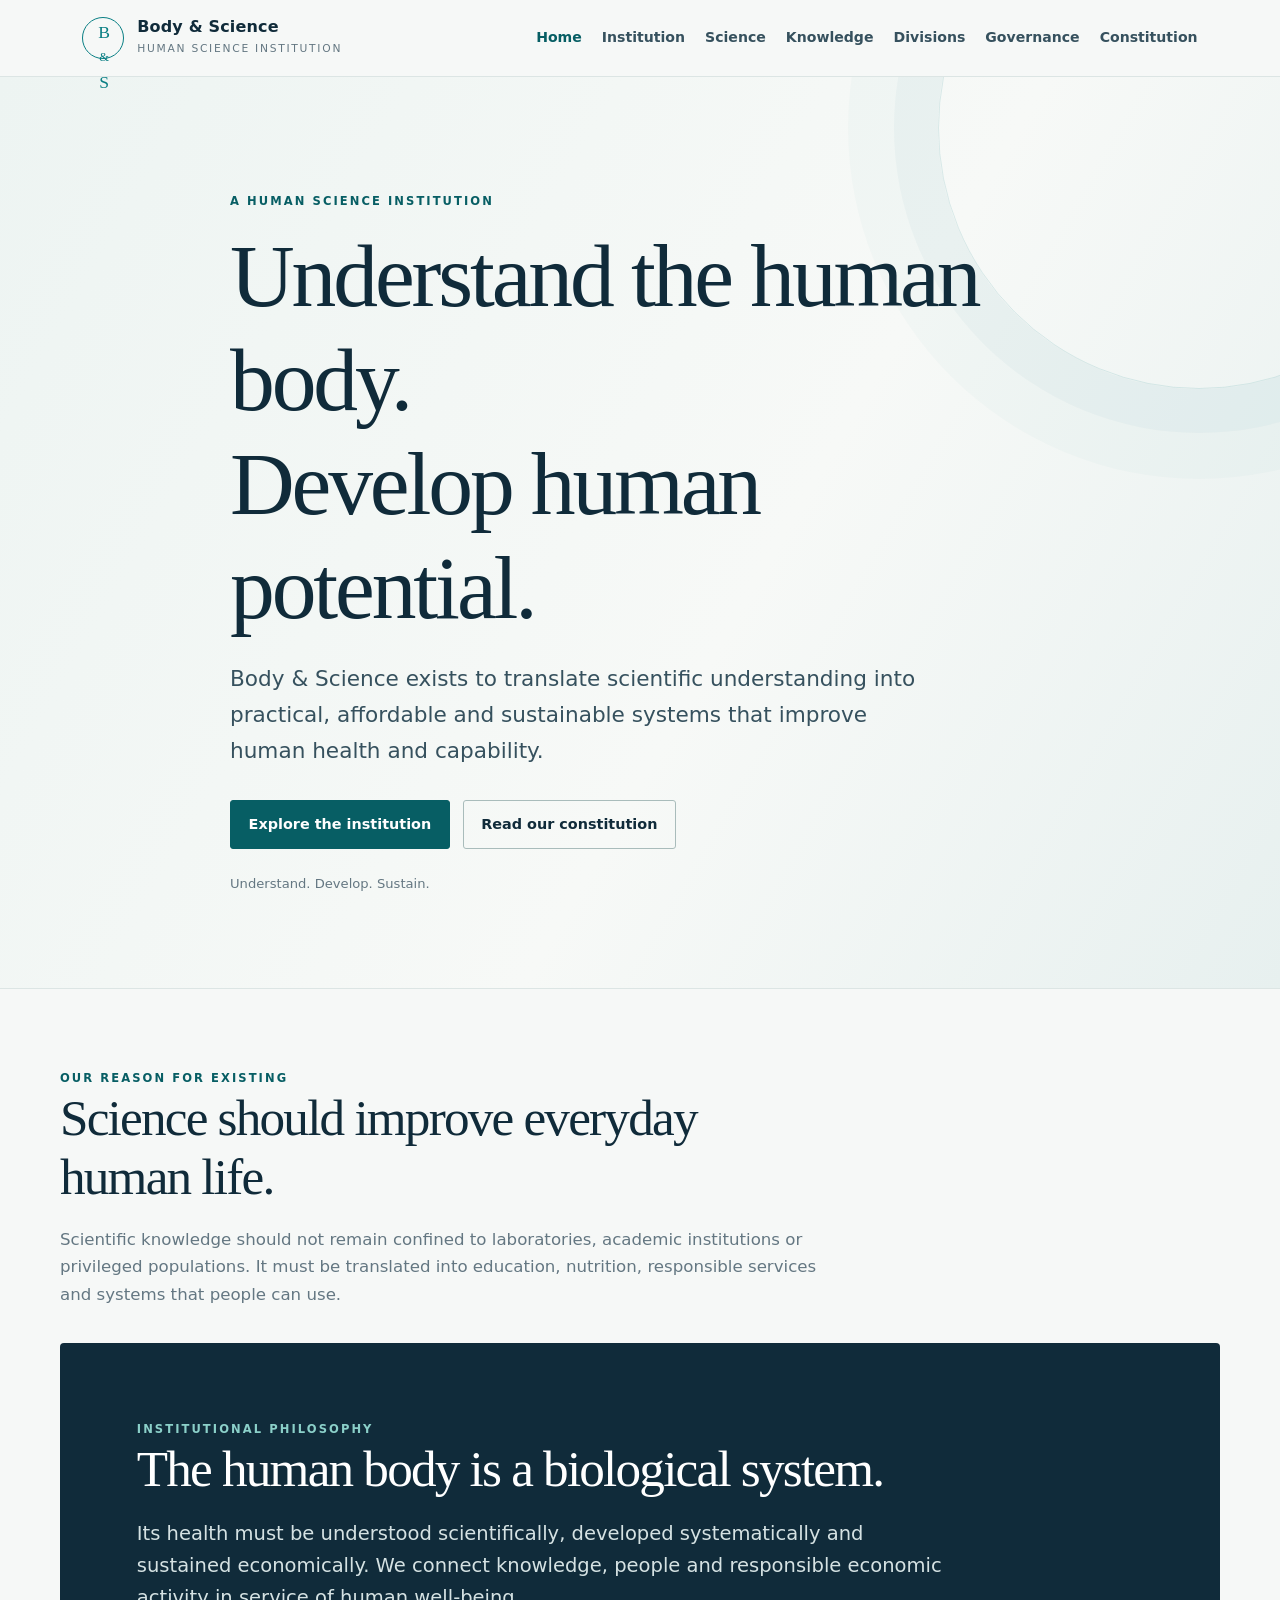
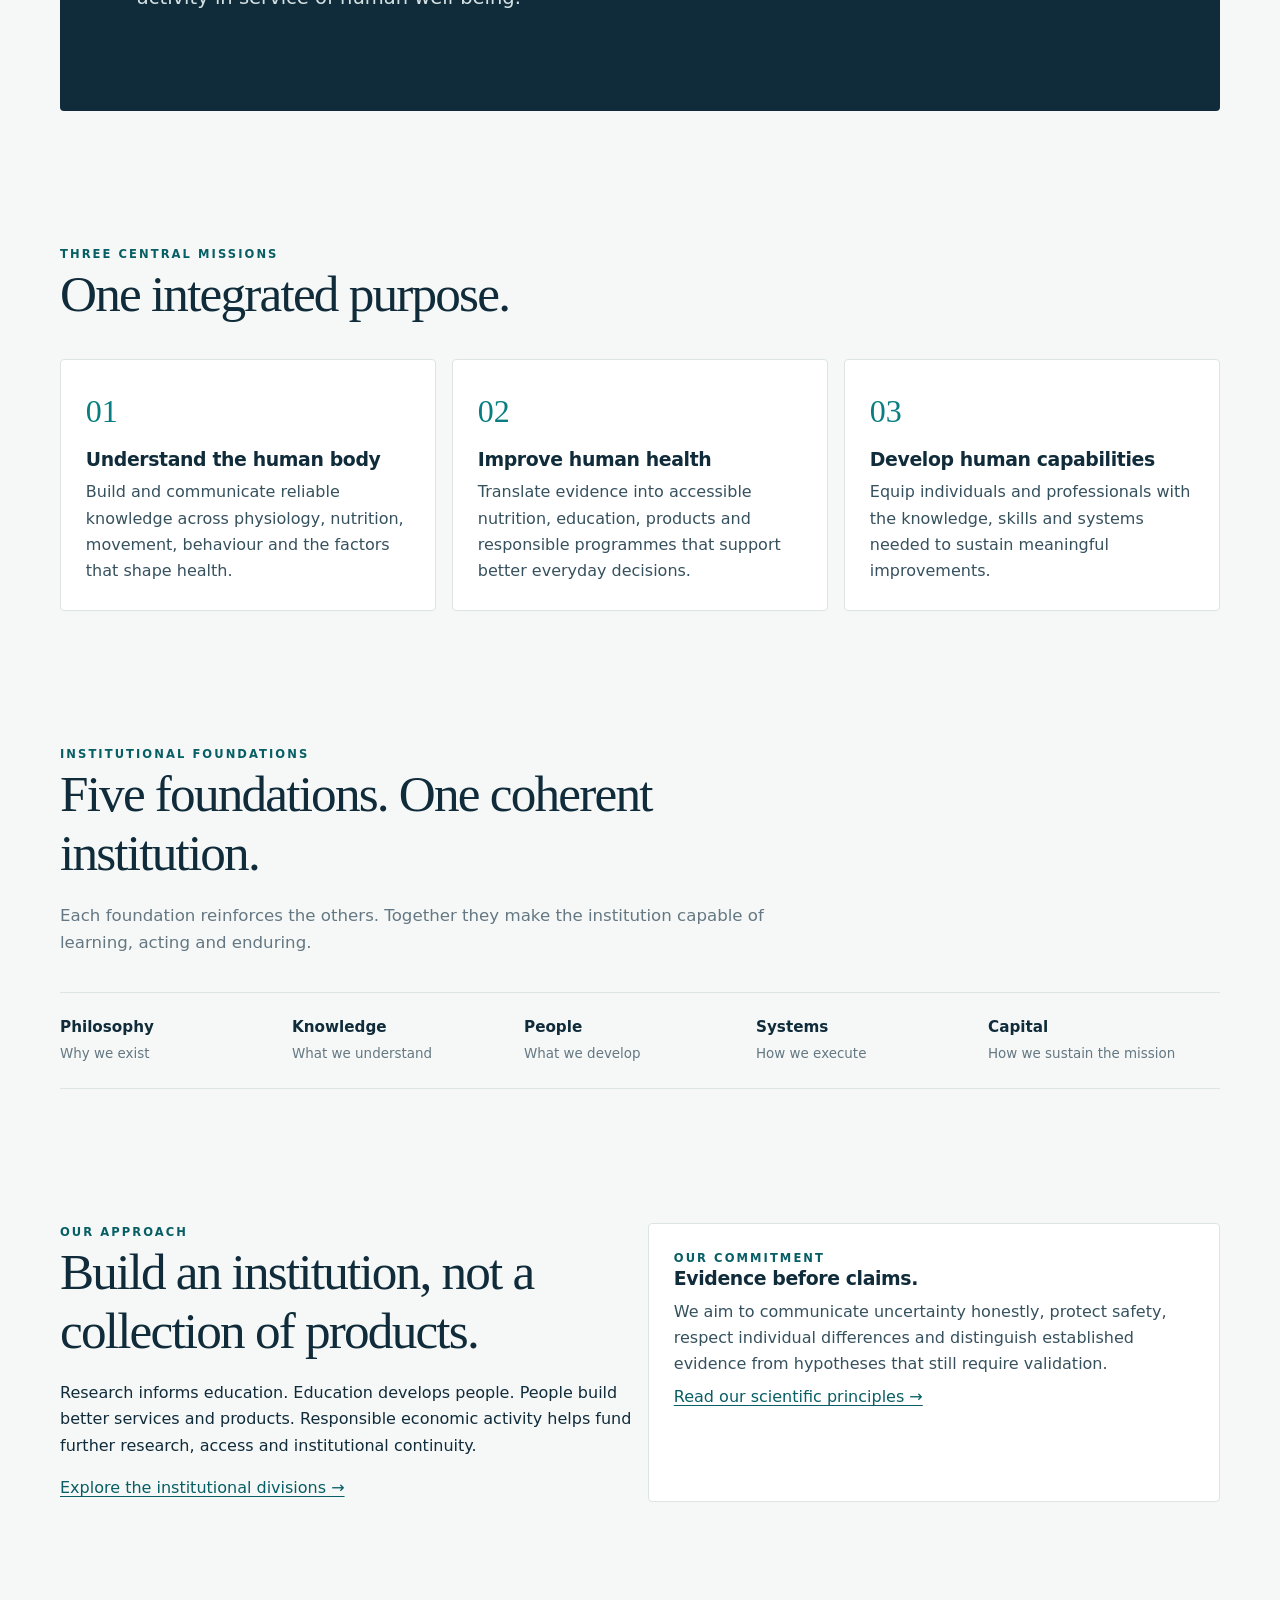
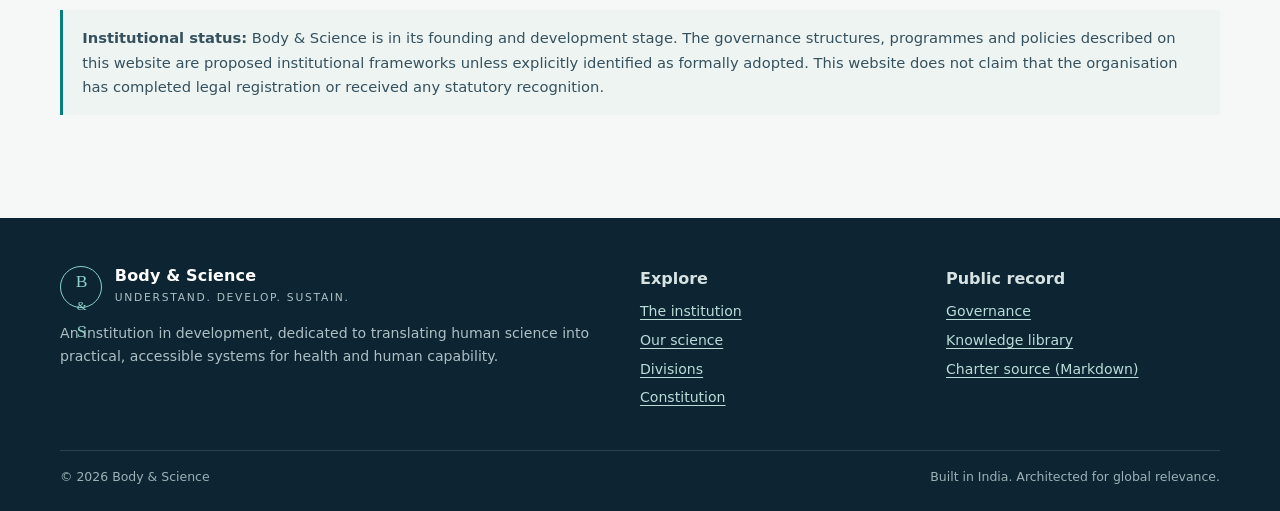
<file: index.html>
<!doctype html>
<html lang="en">
<head>
  <meta charset="utf-8">
  <meta name="viewport" content="width=device-width, initial-scale=1">
  <meta name="description" content="Body & Science is a human science institution being established to understand the human body, improve health and develop human capabilities.">
  <meta name="theme-color" content="#f6f8f7">
  <title>Home | Body &amp; Science</title>
  <link rel="icon" href="favicon.svg" type="image/svg+xml">
  <link rel="stylesheet" href="style.css">
</head>
<body>
<a class="skip-link" href="#main">Skip to content</a>
<header class="site-header">
  <div class="header-inner">
    <a class="brand" href="index.html" aria-label="Body and Science home">
      <span class="brand-mark" aria-hidden="true">B<span style="font-size:.72em">&amp;</span>S</span>
      <span><span class="brand-name">Body &amp; Science</span><span class="brand-sub">Human science institution</span></span>
    </a>
    <button class="menu-toggle" type="button" aria-expanded="false" aria-controls="primary-nav">Menu</button>
    <nav class="nav" id="primary-nav" aria-label="Primary navigation"><a href="index.html" aria-current="page">Home</a><a href="institution.html" >Institution</a><a href="science.html" >Science</a><a href="knowledge.html" >Knowledge</a><a href="divisions.html" >Divisions</a><a href="governance.html" >Governance</a><a href="constitution.html" >Constitution</a></nav>
  </div>
</header>
<main id="main">

<section class="hero">
  <div class="container hero-content">
    <div class="eyebrow">A human science institution</div>
    <h1>Understand the human body.<br>Develop human potential.</h1>
    <p class="lead">Body &amp; Science exists to translate scientific understanding into practical, affordable and sustainable systems that improve human health and capability.</p>
    <div class="hero-actions"><a class="button" href="institution.html">Explore the institution</a><a class="button secondary" href="constitution.html">Read our constitution</a></div>
    <p class="meta" style="margin-top:1.5rem">Understand. Develop. Sustain.</p>
  </div>
</section>
<section class="section">
  <div class="container">
    <div class="section-head"><div class="eyebrow">Our reason for existing</div><h2>Science should improve everyday human life.</h2><p>Scientific knowledge should not remain confined to laboratories, academic institutions or privileged populations. It must be translated into education, nutrition, responsible services and systems that people can use.</p></div>
    <div class="statement"><div class="eyebrow">Institutional philosophy</div><h2>The human body is a biological system.</h2><p>Its health must be understood scientifically, developed systematically and sustained economically. We connect knowledge, people and responsible economic activity in service of human well-being.</p></div>
  </div>
</section>
<section class="section compact">
  <div class="container">
    <div class="section-head"><div class="eyebrow">Three central missions</div><h2>One integrated purpose.</h2></div>
    <div class="grid">
      <article class="panel"><div class="number">01</div><h3>Understand the human body</h3><p>Build and communicate reliable knowledge across physiology, nutrition, movement, behaviour and the factors that shape health.</p></article>
      <article class="panel"><div class="number">02</div><h3>Improve human health</h3><p>Translate evidence into accessible nutrition, education, products and responsible programmes that support better everyday decisions.</p></article>
      <article class="panel"><div class="number">03</div><h3>Develop human capabilities</h3><p>Equip individuals and professionals with the knowledge, skills and systems needed to sustain meaningful improvements.</p></article>
    </div>
  </div>
</section>
<section class="section">
  <div class="container">
    <div class="section-head"><div class="eyebrow">Institutional foundations</div><h2>Five foundations. One coherent institution.</h2><p>Each foundation reinforces the others. Together they make the institution capable of learning, acting and enduring.</p></div>
    <div class="pillars">
      <div class="pillar"><strong>Philosophy</strong><span>Why we exist</span></div>
      <div class="pillar"><strong>Knowledge</strong><span>What we understand</span></div>
      <div class="pillar"><strong>People</strong><span>What we develop</span></div>
      <div class="pillar"><strong>Systems</strong><span>How we execute</span></div>
      <div class="pillar"><strong>Capital</strong><span>How we sustain the mission</span></div>
    </div>
  </div>
</section>
<section class="section compact">
  <div class="container">
    <div class="grid two">
      <article><div class="eyebrow">Our approach</div><h2>Build an institution, not a collection of products.</h2><p>Research informs education. Education develops people. People build better services and products. Responsible economic activity helps fund further research, access and institutional continuity.</p><a href="divisions.html">Explore the institutional divisions →</a></article>
      <article class="panel"><div class="eyebrow">Our commitment</div><h3>Evidence before claims.</h3><p>We aim to communicate uncertainty honestly, protect safety, respect individual differences and distinguish established evidence from hypotheses that still require validation.</p><p><a href="science.html">Read our scientific principles →</a></p></article>
    </div>
  </div>
</section>
<section class="section compact">
  <div class="container note"><strong>Institutional status:</strong> Body &amp; Science is in its founding and development stage. The governance structures, programmes and policies described on this website are proposed institutional frameworks unless explicitly identified as formally adopted. This website does not claim that the organisation has completed legal registration or received any statutory recognition.</div>
</section>

</main>
<footer class="site-footer">
  <div class="container">
    <div class="footer-grid">
      <div><div class="brand" style="color:white"><span class="brand-mark" style="border-color:#8bd0c9;color:#8bd0c9">B<span style="font-size:.72em">&amp;</span>S</span><span><span class="brand-name">Body &amp; Science</span><span class="brand-sub" style="color:#aebfc4">Understand. Develop. Sustain.</span></span></div>
      <p>An institution in development, dedicated to translating human science into practical, accessible systems for health and human capability.</p></div>
      <div><strong>Explore</strong><ul><li><a href="institution.html">The institution</a></li><li><a href="science.html">Our science</a></li><li><a href="divisions.html">Divisions</a></li><li><a href="constitution.html">Constitution</a></li></ul></div>
      <div><strong>Public record</strong><ul><li><a href="governance.html">Governance</a></li><li><a href="knowledge.html">Knowledge library</a></li><li><a href="body-and-science-constitutional-charter.md">Charter source (Markdown)</a></li></ul></div>
    </div>
    <div class="footer-bottom"><span>© <span id="year"></span> Body &amp; Science</span><span>Built in India. Architected for global relevance.</span></div>
  </div>
</footer>
<script src="main.js" defer></script>
</body>
</html>
</file>
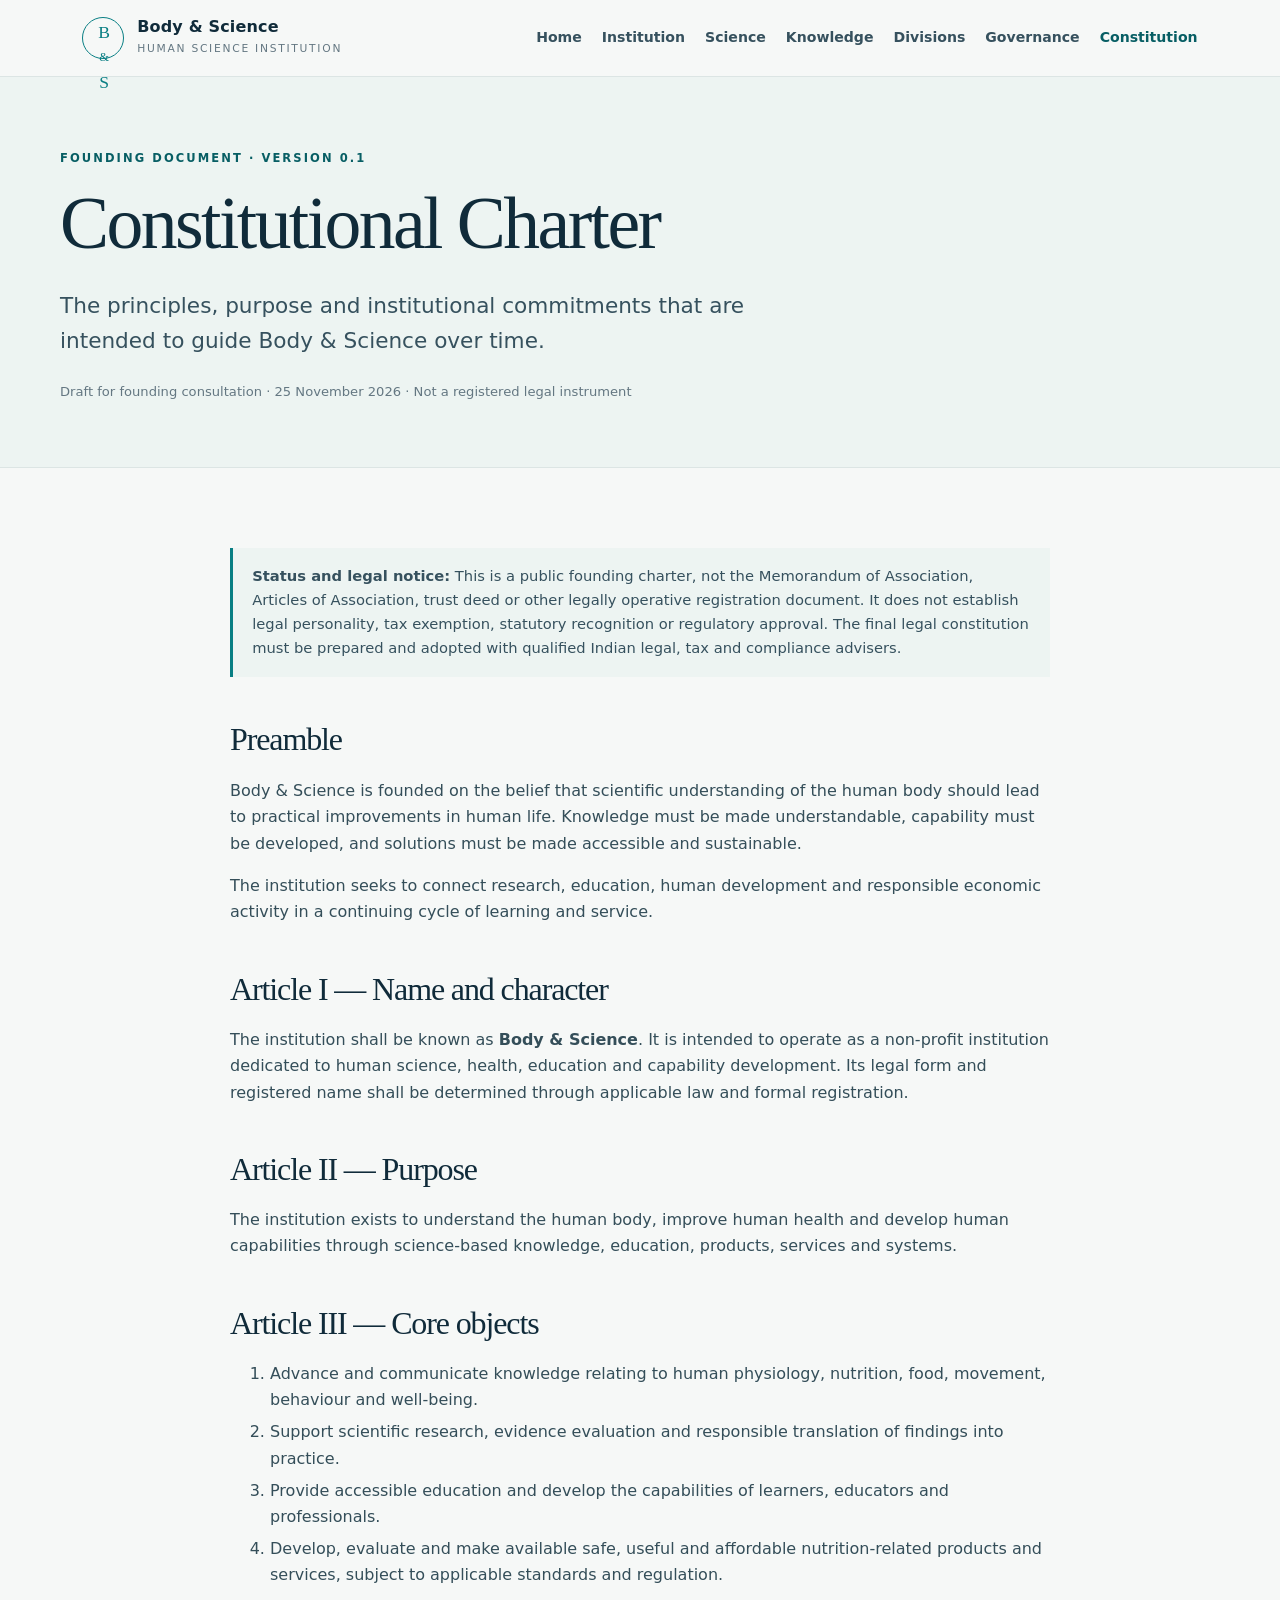
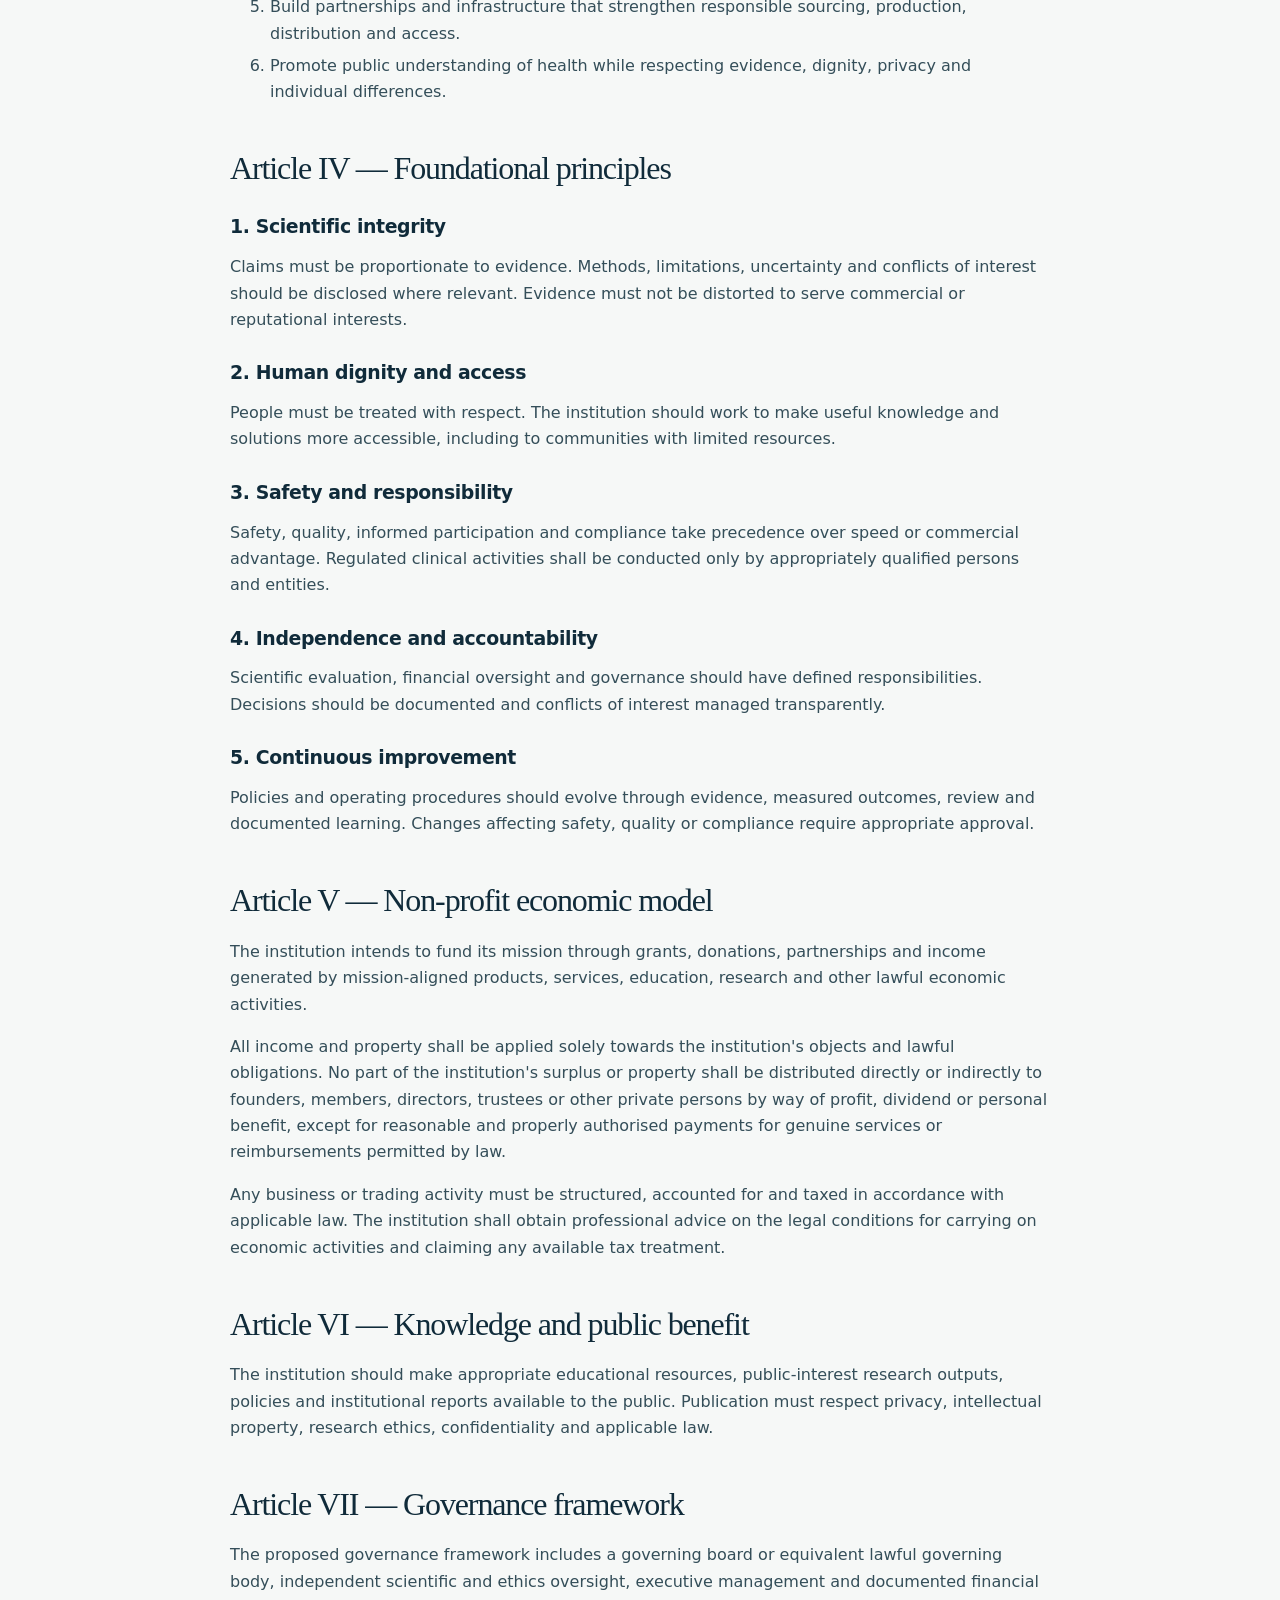
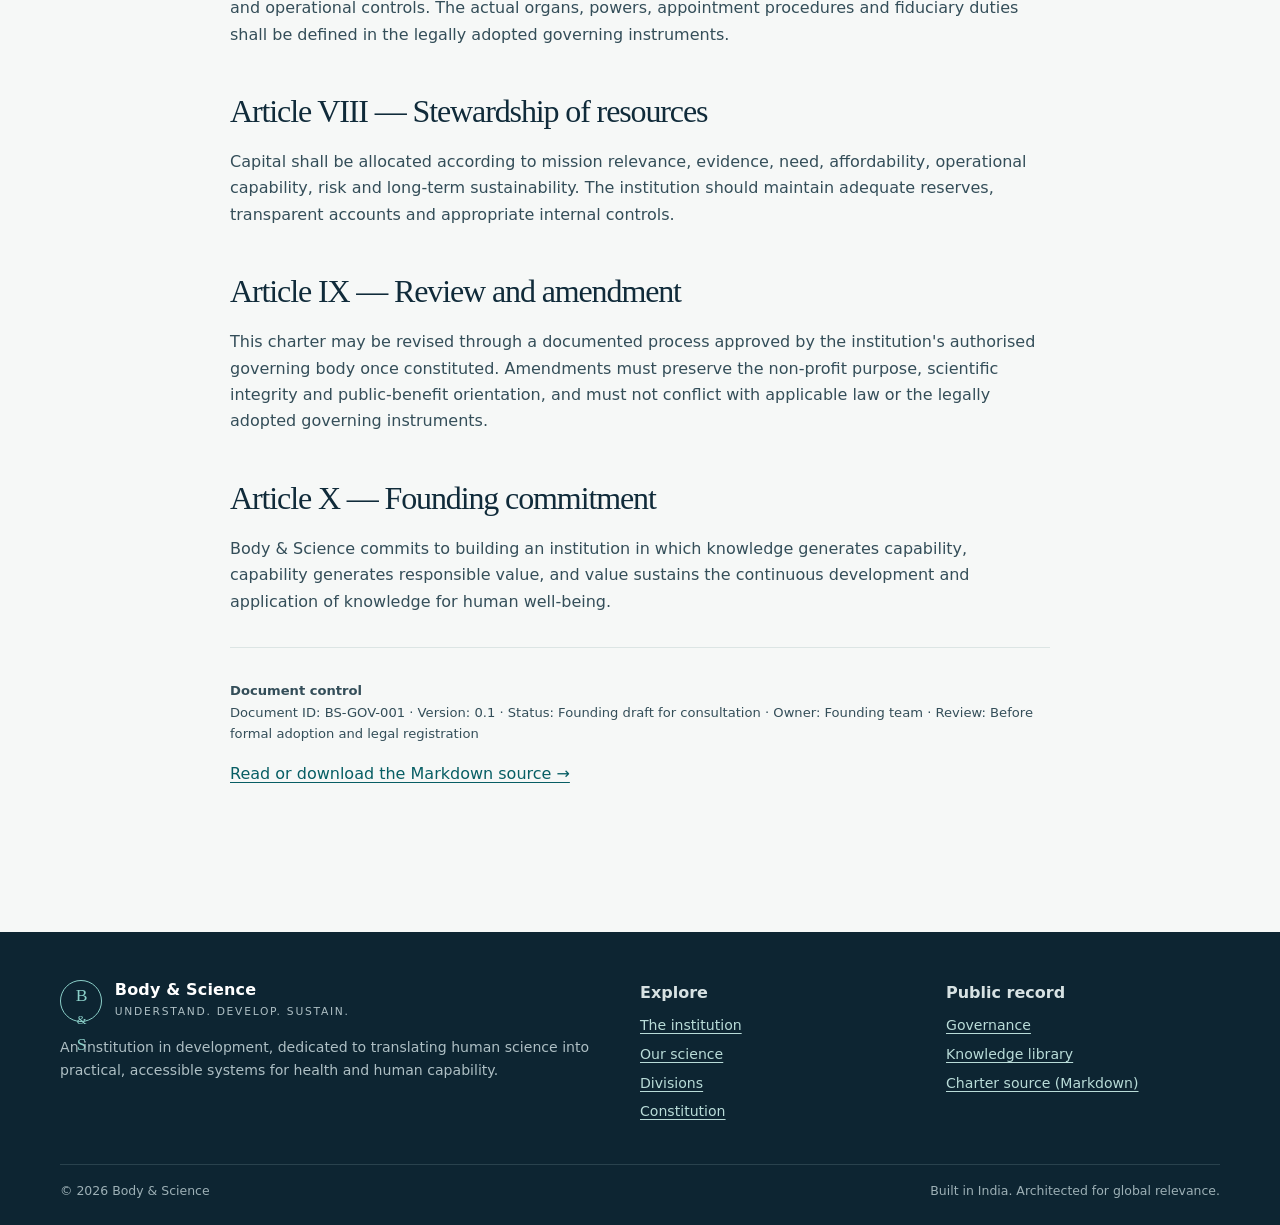
<file: constitution.html>
<!doctype html>
<html lang="en">
<head>
  <meta charset="utf-8">
  <meta name="viewport" content="width=device-width, initial-scale=1">
  <meta name="description" content="Foundational constitutional charter of Body & Science.">
  <meta name="theme-color" content="#f6f8f7">
  <title>Constitution | Body &amp; Science</title>
  <link rel="icon" href="favicon.svg" type="image/svg+xml">
  <link rel="stylesheet" href="style.css">
</head>
<body>
<a class="skip-link" href="#main">Skip to content</a>
<header class="site-header">
  <div class="header-inner">
    <a class="brand" href="index.html" aria-label="Body and Science home">
      <span class="brand-mark" aria-hidden="true">B<span style="font-size:.72em">&amp;</span>S</span>
      <span><span class="brand-name">Body &amp; Science</span><span class="brand-sub">Human science institution</span></span>
    </a>
    <button class="menu-toggle" type="button" aria-expanded="false" aria-controls="primary-nav">Menu</button>
    <nav class="nav" id="primary-nav" aria-label="Primary navigation"><a href="index.html" >Home</a><a href="institution.html" >Institution</a><a href="science.html" >Science</a><a href="knowledge.html" >Knowledge</a><a href="divisions.html" >Divisions</a><a href="governance.html" >Governance</a><a href="constitution.html" aria-current="page">Constitution</a></nav>
  </div>
</header>
<main id="main">

<section class="page-hero"><div class="container"><div class="eyebrow">Founding document · Version 0.1</div><h1>Constitutional Charter</h1><p class="lead">The principles, purpose and institutional commitments that are intended to guide Body &amp; Science over time.</p><p class="meta">Draft for founding consultation · 25 November 2026 · Not a registered legal instrument</p></div></section>
<section class="section"><div class="container prose">
<div class="note"><strong>Status and legal notice:</strong> This is a public founding charter, not the Memorandum of Association, Articles of Association, trust deed or other legally operative registration document. It does not establish legal personality, tax exemption, statutory recognition or regulatory approval. The final legal constitution must be prepared and adopted with qualified Indian legal, tax and compliance advisers.</div>
<h2>Preamble</h2><p>Body &amp; Science is founded on the belief that scientific understanding of the human body should lead to practical improvements in human life. Knowledge must be made understandable, capability must be developed, and solutions must be made accessible and sustainable.</p><p>The institution seeks to connect research, education, human development and responsible economic activity in a continuing cycle of learning and service.</p>
<h2>Article I — Name and character</h2><p>The institution shall be known as <strong>Body &amp; Science</strong>. It is intended to operate as a non-profit institution dedicated to human science, health, education and capability development. Its legal form and registered name shall be determined through applicable law and formal registration.</p>
<h2>Article II — Purpose</h2><p>The institution exists to understand the human body, improve human health and develop human capabilities through science-based knowledge, education, products, services and systems.</p>
<h2>Article III — Core objects</h2><ol><li>Advance and communicate knowledge relating to human physiology, nutrition, food, movement, behaviour and well-being.</li><li>Support scientific research, evidence evaluation and responsible translation of findings into practice.</li><li>Provide accessible education and develop the capabilities of learners, educators and professionals.</li><li>Develop, evaluate and make available safe, useful and affordable nutrition-related products and services, subject to applicable standards and regulation.</li><li>Build partnerships and infrastructure that strengthen responsible sourcing, production, distribution and access.</li><li>Promote public understanding of health while respecting evidence, dignity, privacy and individual differences.</li></ol>
<h2>Article IV — Foundational principles</h2><h3>1. Scientific integrity</h3><p>Claims must be proportionate to evidence. Methods, limitations, uncertainty and conflicts of interest should be disclosed where relevant. Evidence must not be distorted to serve commercial or reputational interests.</p><h3>2. Human dignity and access</h3><p>People must be treated with respect. The institution should work to make useful knowledge and solutions more accessible, including to communities with limited resources.</p><h3>3. Safety and responsibility</h3><p>Safety, quality, informed participation and compliance take precedence over speed or commercial advantage. Regulated clinical activities shall be conducted only by appropriately qualified persons and entities.</p><h3>4. Independence and accountability</h3><p>Scientific evaluation, financial oversight and governance should have defined responsibilities. Decisions should be documented and conflicts of interest managed transparently.</p><h3>5. Continuous improvement</h3><p>Policies and operating procedures should evolve through evidence, measured outcomes, review and documented learning. Changes affecting safety, quality or compliance require appropriate approval.</p>
<h2>Article V — Non-profit economic model</h2><p>The institution intends to fund its mission through grants, donations, partnerships and income generated by mission-aligned products, services, education, research and other lawful economic activities.</p><p>All income and property shall be applied solely towards the institution's objects and lawful obligations. No part of the institution's surplus or property shall be distributed directly or indirectly to founders, members, directors, trustees or other private persons by way of profit, dividend or personal benefit, except for reasonable and properly authorised payments for genuine services or reimbursements permitted by law.</p><p>Any business or trading activity must be structured, accounted for and taxed in accordance with applicable law. The institution shall obtain professional advice on the legal conditions for carrying on economic activities and claiming any available tax treatment.</p>
<h2>Article VI — Knowledge and public benefit</h2><p>The institution should make appropriate educational resources, public-interest research outputs, policies and institutional reports available to the public. Publication must respect privacy, intellectual property, research ethics, confidentiality and applicable law.</p>
<h2>Article VII — Governance framework</h2><p>The proposed governance framework includes a governing board or equivalent lawful governing body, independent scientific and ethics oversight, executive management and documented financial and operational controls. The actual organs, powers, appointment procedures and fiduciary duties shall be defined in the legally adopted governing instruments.</p>
<h2>Article VIII — Stewardship of resources</h2><p>Capital shall be allocated according to mission relevance, evidence, need, affordability, operational capability, risk and long-term sustainability. The institution should maintain adequate reserves, transparent accounts and appropriate internal controls.</p>
<h2>Article IX — Review and amendment</h2><p>This charter may be revised through a documented process approved by the institution's authorised governing body once constituted. Amendments must preserve the non-profit purpose, scientific integrity and public-benefit orientation, and must not conflict with applicable law or the legally adopted governing instruments.</p>
<h2>Article X — Founding commitment</h2><p>Body &amp; Science commits to building an institution in which knowledge generates capability, capability generates responsible value, and value sustains the continuous development and application of knowledge for human well-being.</p>
<hr><p class="meta"><strong>Document control</strong><br>Document ID: BS-GOV-001 · Version: 0.1 · Status: Founding draft for consultation · Owner: Founding team · Review: Before formal adoption and legal registration</p>
<p><a href="body-and-science-constitutional-charter.md">Read or download the Markdown source →</a></p>
</div></section>

</main>
<footer class="site-footer">
  <div class="container">
    <div class="footer-grid">
      <div><div class="brand" style="color:white"><span class="brand-mark" style="border-color:#8bd0c9;color:#8bd0c9">B<span style="font-size:.72em">&amp;</span>S</span><span><span class="brand-name">Body &amp; Science</span><span class="brand-sub" style="color:#aebfc4">Understand. Develop. Sustain.</span></span></div>
      <p>An institution in development, dedicated to translating human science into practical, accessible systems for health and human capability.</p></div>
      <div><strong>Explore</strong><ul><li><a href="institution.html">The institution</a></li><li><a href="science.html">Our science</a></li><li><a href="divisions.html">Divisions</a></li><li><a href="constitution.html">Constitution</a></li></ul></div>
      <div><strong>Public record</strong><ul><li><a href="governance.html">Governance</a></li><li><a href="knowledge.html">Knowledge library</a></li><li><a href="body-and-science-constitutional-charter.md">Charter source (Markdown)</a></li></ul></div>
    </div>
    <div class="footer-bottom"><span>© <span id="year"></span> Body &amp; Science</span><span>Built in India. Architected for global relevance.</span></div>
  </div>
</footer>
<script src="main.js" defer></script>
</body>
</html>
</file>
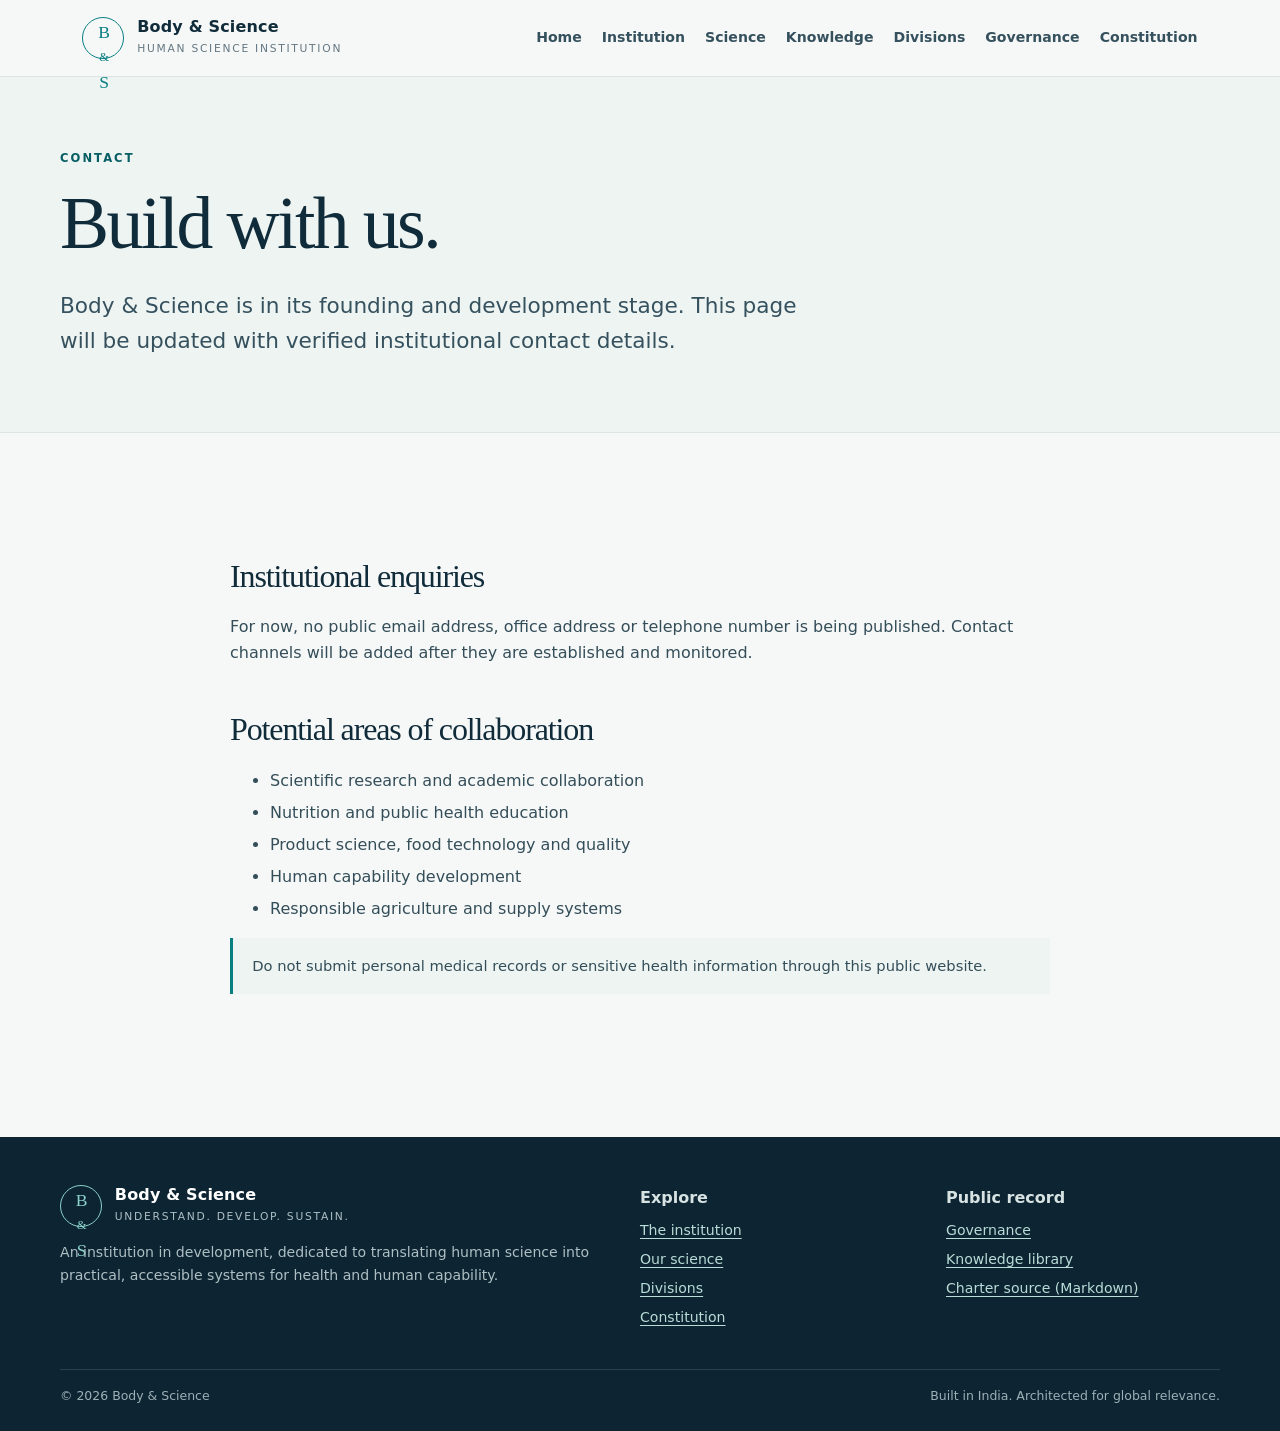
<file: contact.html>
<!doctype html>
<html lang="en">
<head>
  <meta charset="utf-8">
  <meta name="viewport" content="width=device-width, initial-scale=1">
  <meta name="description" content="Contact information for Body & Science.">
  <meta name="theme-color" content="#f6f8f7">
  <title>Contact | Body &amp; Science</title>
  <link rel="icon" href="favicon.svg" type="image/svg+xml">
  <link rel="stylesheet" href="style.css">
</head>
<body>
<a class="skip-link" href="#main">Skip to content</a>
<header class="site-header">
  <div class="header-inner">
    <a class="brand" href="index.html" aria-label="Body and Science home">
      <span class="brand-mark" aria-hidden="true">B<span style="font-size:.72em">&amp;</span>S</span>
      <span><span class="brand-name">Body &amp; Science</span><span class="brand-sub">Human science institution</span></span>
    </a>
    <button class="menu-toggle" type="button" aria-expanded="false" aria-controls="primary-nav">Menu</button>
    <nav class="nav" id="primary-nav" aria-label="Primary navigation"><a href="index.html" >Home</a><a href="institution.html" >Institution</a><a href="science.html" >Science</a><a href="knowledge.html" >Knowledge</a><a href="divisions.html" >Divisions</a><a href="governance.html" >Governance</a><a href="constitution.html" >Constitution</a></nav>
  </div>
</header>
<main id="main">

<section class="page-hero"><div class="container"><div class="eyebrow">Contact</div><h1>Build with us.</h1><p class="lead">Body &amp; Science is in its founding and development stage. This page will be updated with verified institutional contact details.</p></div></section>
<section class="section"><div class="container prose"><h2>Institutional enquiries</h2><p>For now, no public email address, office address or telephone number is being published. Contact channels will be added after they are established and monitored.</p><h2>Potential areas of collaboration</h2><ul><li>Scientific research and academic collaboration</li><li>Nutrition and public health education</li><li>Product science, food technology and quality</li><li>Human capability development</li><li>Responsible agriculture and supply systems</li></ul><p class="note">Do not submit personal medical records or sensitive health information through this public website.</p></div></section>

</main>
<footer class="site-footer">
  <div class="container">
    <div class="footer-grid">
      <div><div class="brand" style="color:white"><span class="brand-mark" style="border-color:#8bd0c9;color:#8bd0c9">B<span style="font-size:.72em">&amp;</span>S</span><span><span class="brand-name">Body &amp; Science</span><span class="brand-sub" style="color:#aebfc4">Understand. Develop. Sustain.</span></span></div>
      <p>An institution in development, dedicated to translating human science into practical, accessible systems for health and human capability.</p></div>
      <div><strong>Explore</strong><ul><li><a href="institution.html">The institution</a></li><li><a href="science.html">Our science</a></li><li><a href="divisions.html">Divisions</a></li><li><a href="constitution.html">Constitution</a></li></ul></div>
      <div><strong>Public record</strong><ul><li><a href="governance.html">Governance</a></li><li><a href="knowledge.html">Knowledge library</a></li><li><a href="body-and-science-constitutional-charter.md">Charter source (Markdown)</a></li></ul></div>
    </div>
    <div class="footer-bottom"><span>© <span id="year"></span> Body &amp; Science</span><span>Built in India. Architected for global relevance.</span></div>
  </div>
</footer>
<script src="main.js" defer></script>
</body>
</html>
</file>
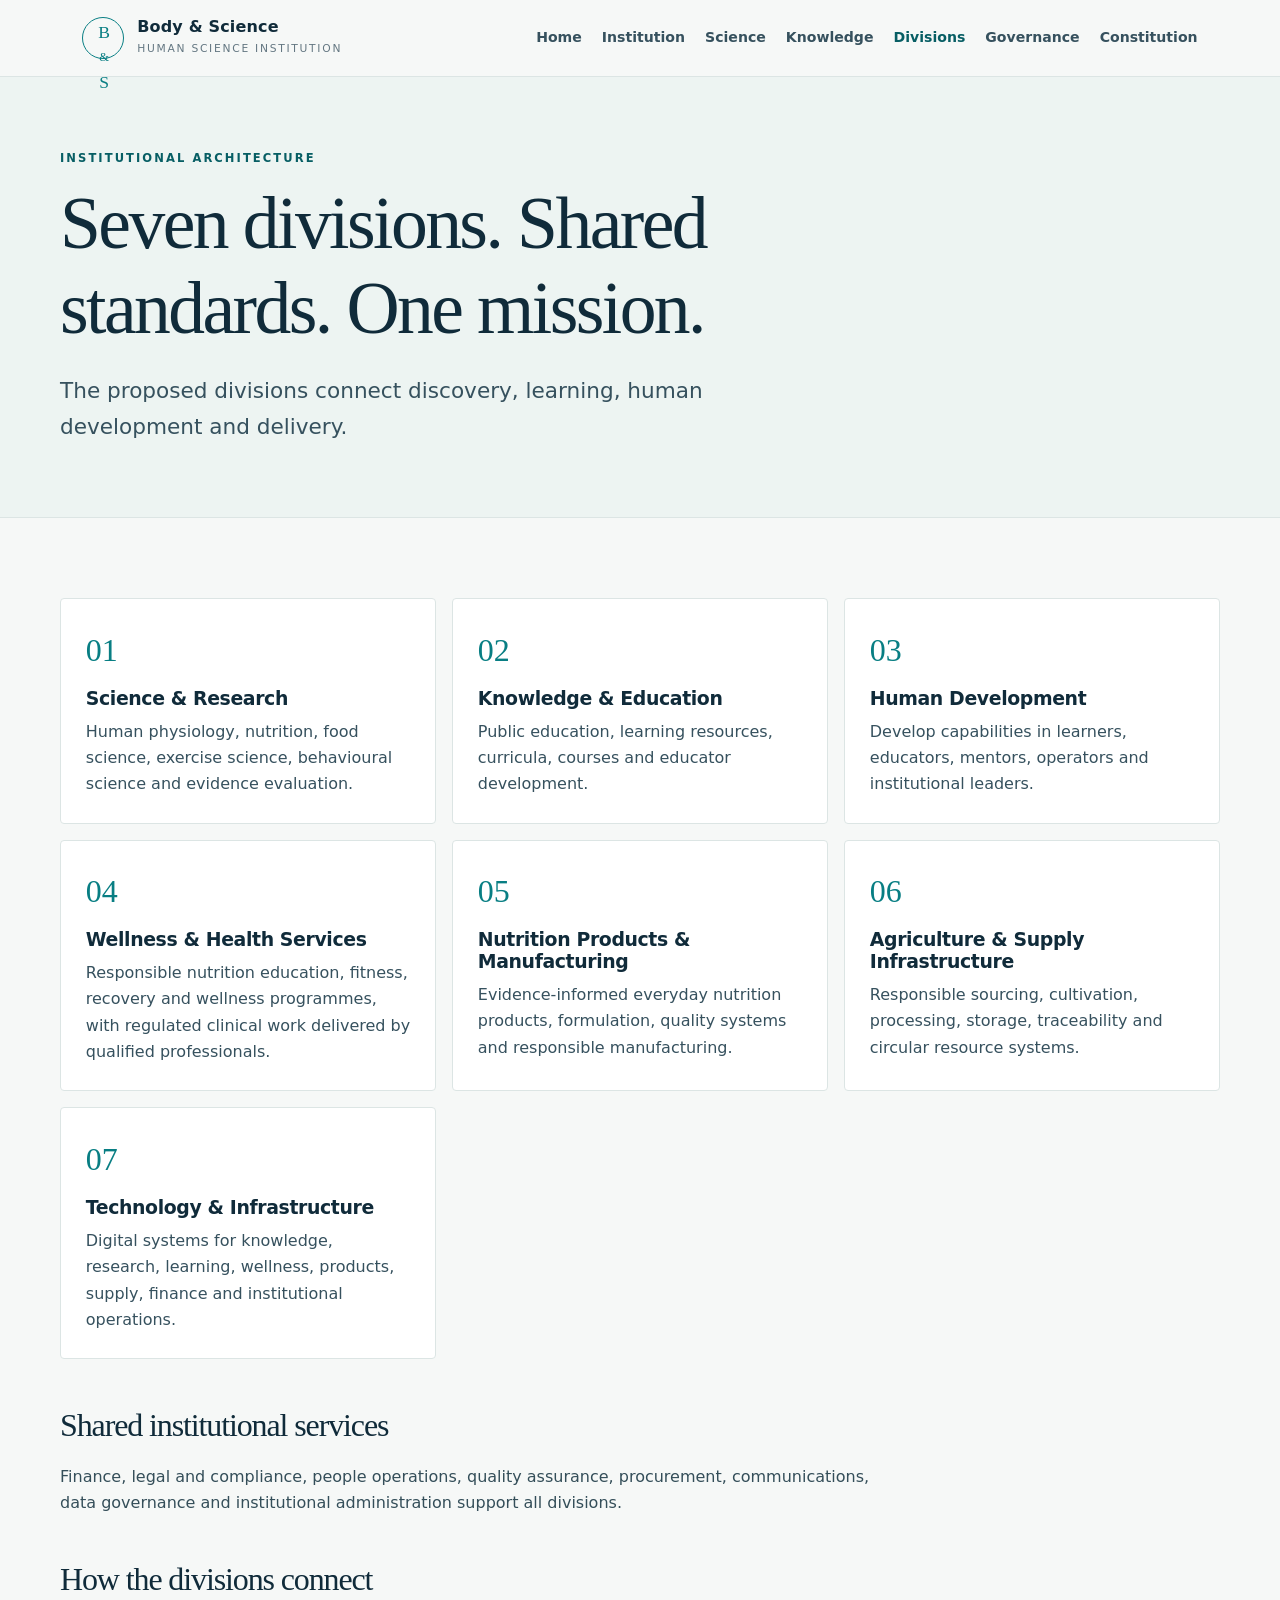
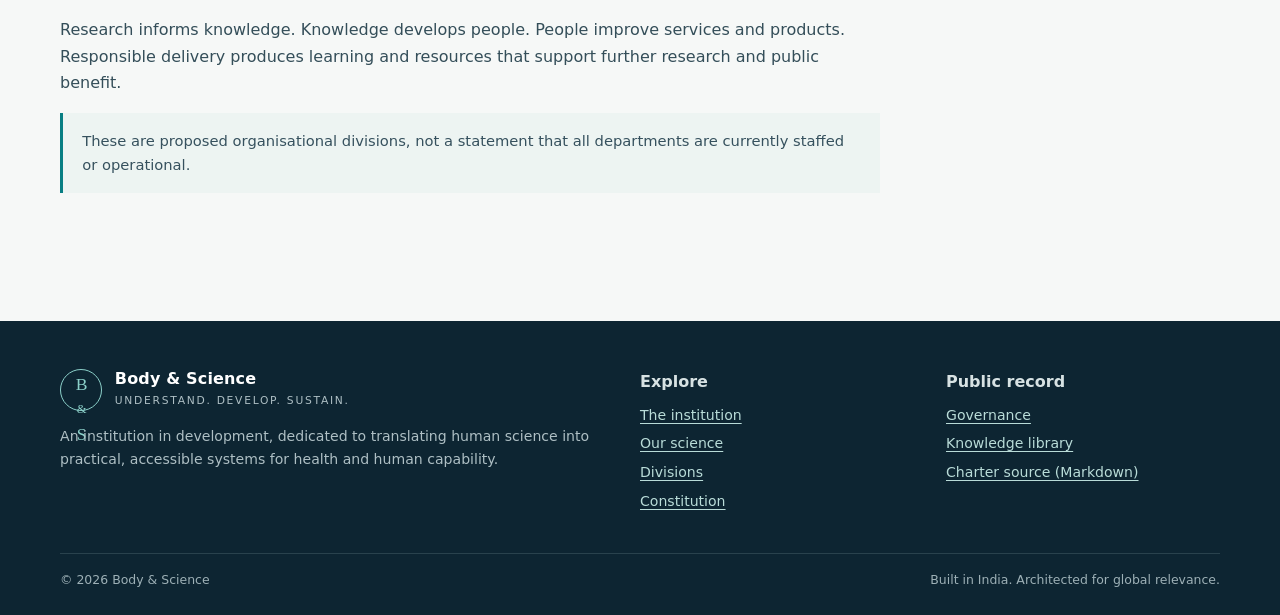
<file: divisions.html>
<!doctype html>
<html lang="en">
<head>
  <meta charset="utf-8">
  <meta name="viewport" content="width=device-width, initial-scale=1">
  <meta name="description" content="The proposed seven divisions and shared institutional functions of Body & Science.">
  <meta name="theme-color" content="#f6f8f7">
  <title>Divisions | Body &amp; Science</title>
  <link rel="icon" href="favicon.svg" type="image/svg+xml">
  <link rel="stylesheet" href="style.css">
</head>
<body>
<a class="skip-link" href="#main">Skip to content</a>
<header class="site-header">
  <div class="header-inner">
    <a class="brand" href="index.html" aria-label="Body and Science home">
      <span class="brand-mark" aria-hidden="true">B<span style="font-size:.72em">&amp;</span>S</span>
      <span><span class="brand-name">Body &amp; Science</span><span class="brand-sub">Human science institution</span></span>
    </a>
    <button class="menu-toggle" type="button" aria-expanded="false" aria-controls="primary-nav">Menu</button>
    <nav class="nav" id="primary-nav" aria-label="Primary navigation"><a href="index.html" >Home</a><a href="institution.html" >Institution</a><a href="science.html" >Science</a><a href="knowledge.html" >Knowledge</a><a href="divisions.html" aria-current="page">Divisions</a><a href="governance.html" >Governance</a><a href="constitution.html" >Constitution</a></nav>
  </div>
</header>
<main id="main">

<section class="page-hero"><div class="container"><div class="eyebrow">Institutional architecture</div><h1>Seven divisions. Shared standards. One mission.</h1><p class="lead">The proposed divisions connect discovery, learning, human development and delivery.</p></div></section>
<section class="section"><div class="container">
<div class="grid">
<article class="panel"><div class="number">01</div><h3>Science &amp; Research</h3><p>Human physiology, nutrition, food science, exercise science, behavioural science and evidence evaluation.</p></article>
<article class="panel"><div class="number">02</div><h3>Knowledge &amp; Education</h3><p>Public education, learning resources, curricula, courses and educator development.</p></article>
<article class="panel"><div class="number">03</div><h3>Human Development</h3><p>Develop capabilities in learners, educators, mentors, operators and institutional leaders.</p></article>
<article class="panel"><div class="number">04</div><h3>Wellness &amp; Health Services</h3><p>Responsible nutrition education, fitness, recovery and wellness programmes, with regulated clinical work delivered by qualified professionals.</p></article>
<article class="panel"><div class="number">05</div><h3>Nutrition Products &amp; Manufacturing</h3><p>Evidence-informed everyday nutrition products, formulation, quality systems and responsible manufacturing.</p></article>
<article class="panel"><div class="number">06</div><h3>Agriculture &amp; Supply Infrastructure</h3><p>Responsible sourcing, cultivation, processing, storage, traceability and circular resource systems.</p></article>
<article class="panel"><div class="number">07</div><h3>Technology &amp; Infrastructure</h3><p>Digital systems for knowledge, research, learning, wellness, products, supply, finance and institutional operations.</p></article>
</div>
<div class="prose" style="margin-top:3rem"><h2>Shared institutional services</h2><p>Finance, legal and compliance, people operations, quality assurance, procurement, communications, data governance and institutional administration support all divisions.</p><h2>How the divisions connect</h2><p>Research informs knowledge. Knowledge develops people. People improve services and products. Responsible delivery produces learning and resources that support further research and public benefit.</p><div class="note">These are proposed organisational divisions, not a statement that all departments are currently staffed or operational.</div></div>
</div></section>

</main>
<footer class="site-footer">
  <div class="container">
    <div class="footer-grid">
      <div><div class="brand" style="color:white"><span class="brand-mark" style="border-color:#8bd0c9;color:#8bd0c9">B<span style="font-size:.72em">&amp;</span>S</span><span><span class="brand-name">Body &amp; Science</span><span class="brand-sub" style="color:#aebfc4">Understand. Develop. Sustain.</span></span></div>
      <p>An institution in development, dedicated to translating human science into practical, accessible systems for health and human capability.</p></div>
      <div><strong>Explore</strong><ul><li><a href="institution.html">The institution</a></li><li><a href="science.html">Our science</a></li><li><a href="divisions.html">Divisions</a></li><li><a href="constitution.html">Constitution</a></li></ul></div>
      <div><strong>Public record</strong><ul><li><a href="governance.html">Governance</a></li><li><a href="knowledge.html">Knowledge library</a></li><li><a href="body-and-science-constitutional-charter.md">Charter source (Markdown)</a></li></ul></div>
    </div>
    <div class="footer-bottom"><span>© <span id="year"></span> Body &amp; Science</span><span>Built in India. Architected for global relevance.</span></div>
  </div>
</footer>
<script src="main.js" defer></script>
</body>
</html>
</file>
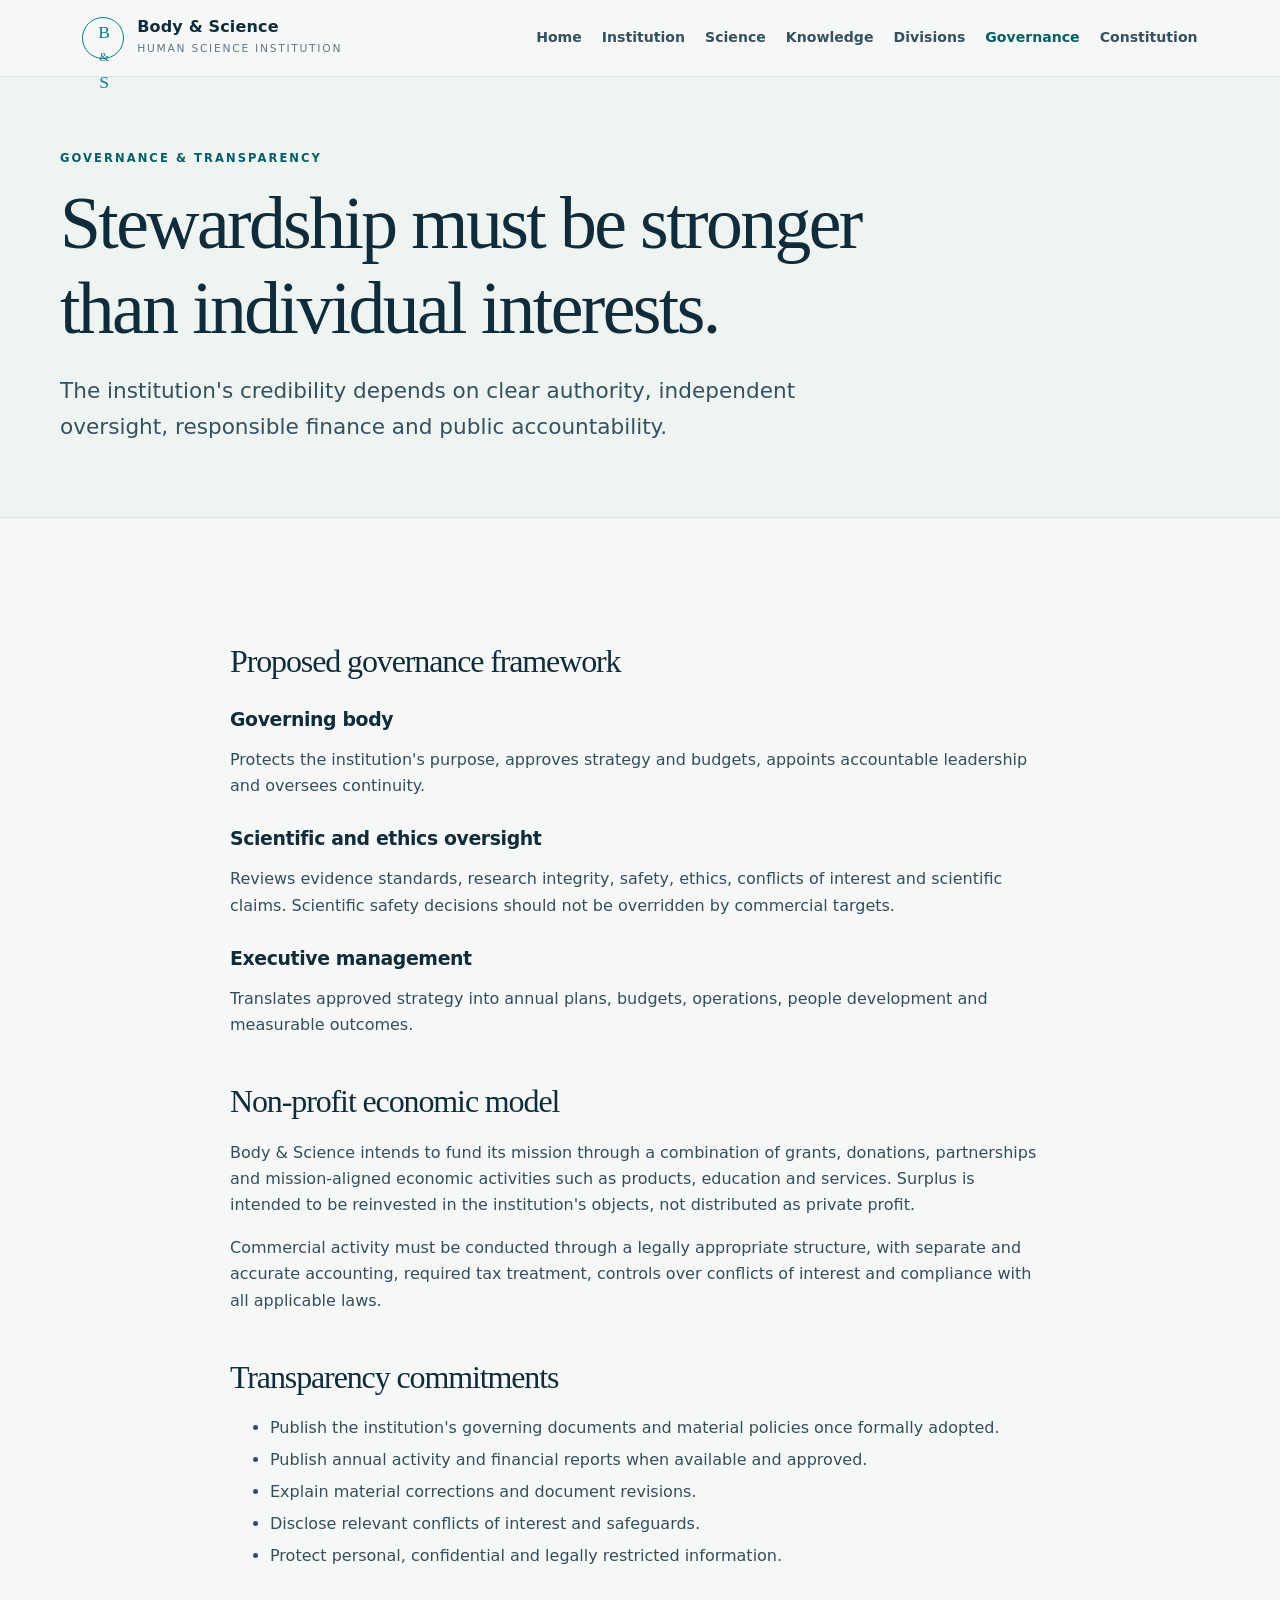
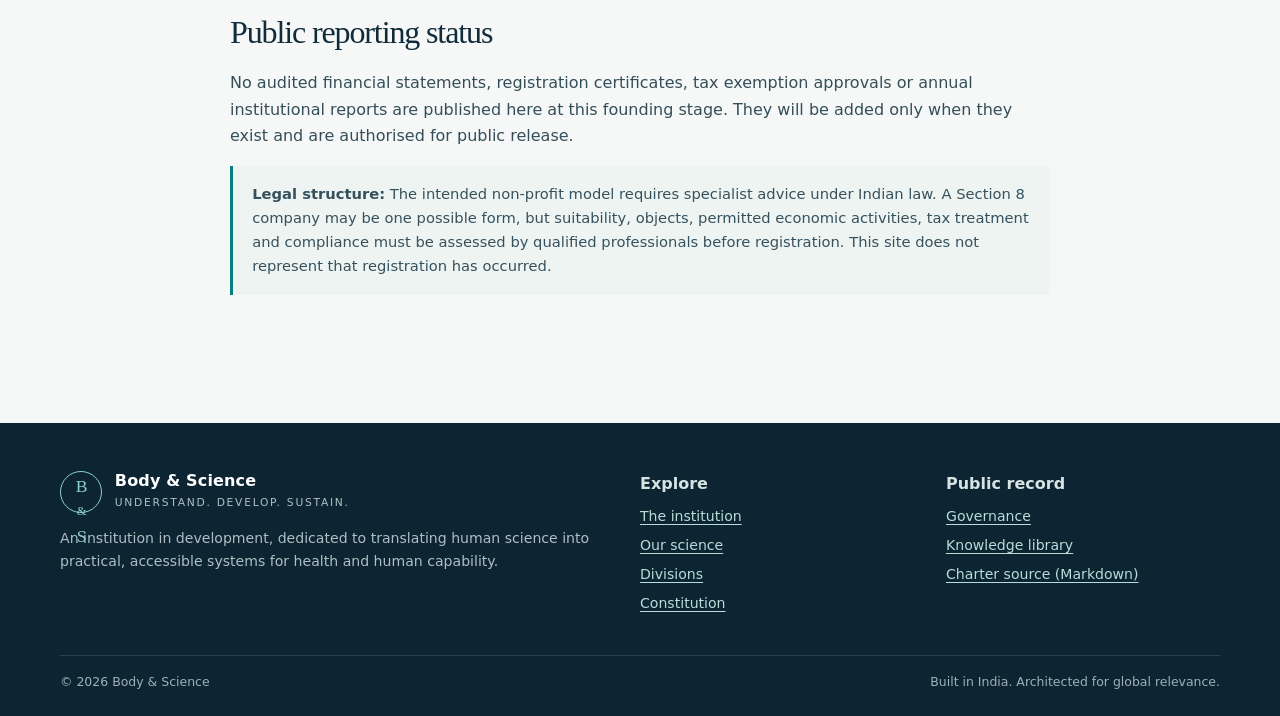
<file: governance.html>
<!doctype html>
<html lang="en">
<head>
  <meta charset="utf-8">
  <meta name="viewport" content="width=device-width, initial-scale=1">
  <meta name="description" content="Proposed governance principles, non-profit financial model and transparency commitments.">
  <meta name="theme-color" content="#f6f8f7">
  <title>Governance & Transparency | Body &amp; Science</title>
  <link rel="icon" href="favicon.svg" type="image/svg+xml">
  <link rel="stylesheet" href="style.css">
</head>
<body>
<a class="skip-link" href="#main">Skip to content</a>
<header class="site-header">
  <div class="header-inner">
    <a class="brand" href="index.html" aria-label="Body and Science home">
      <span class="brand-mark" aria-hidden="true">B<span style="font-size:.72em">&amp;</span>S</span>
      <span><span class="brand-name">Body &amp; Science</span><span class="brand-sub">Human science institution</span></span>
    </a>
    <button class="menu-toggle" type="button" aria-expanded="false" aria-controls="primary-nav">Menu</button>
    <nav class="nav" id="primary-nav" aria-label="Primary navigation"><a href="index.html" >Home</a><a href="institution.html" >Institution</a><a href="science.html" >Science</a><a href="knowledge.html" >Knowledge</a><a href="divisions.html" >Divisions</a><a href="governance.html" aria-current="page">Governance</a><a href="constitution.html" >Constitution</a></nav>
  </div>
</header>
<main id="main">

<section class="page-hero"><div class="container"><div class="eyebrow">Governance &amp; transparency</div><h1>Stewardship must be stronger than individual interests.</h1><p class="lead">The institution's credibility depends on clear authority, independent oversight, responsible finance and public accountability.</p></div></section>
<section class="section"><div class="container prose">
<h2>Proposed governance framework</h2><h3>Governing body</h3><p>Protects the institution's purpose, approves strategy and budgets, appoints accountable leadership and oversees continuity.</p><h3>Scientific and ethics oversight</h3><p>Reviews evidence standards, research integrity, safety, ethics, conflicts of interest and scientific claims. Scientific safety decisions should not be overridden by commercial targets.</p><h3>Executive management</h3><p>Translates approved strategy into annual plans, budgets, operations, people development and measurable outcomes.</p>
<h2>Non-profit economic model</h2><p>Body &amp; Science intends to fund its mission through a combination of grants, donations, partnerships and mission-aligned economic activities such as products, education and services. Surplus is intended to be reinvested in the institution's objects, not distributed as private profit.</p><p>Commercial activity must be conducted through a legally appropriate structure, with separate and accurate accounting, required tax treatment, controls over conflicts of interest and compliance with all applicable laws.</p>
<h2>Transparency commitments</h2><ul><li>Publish the institution's governing documents and material policies once formally adopted.</li><li>Publish annual activity and financial reports when available and approved.</li><li>Explain material corrections and document revisions.</li><li>Disclose relevant conflicts of interest and safeguards.</li><li>Protect personal, confidential and legally restricted information.</li></ul>
<h2>Public reporting status</h2><p>No audited financial statements, registration certificates, tax exemption approvals or annual institutional reports are published here at this founding stage. They will be added only when they exist and are authorised for public release.</p>
<div class="note"><strong>Legal structure:</strong> The intended non-profit model requires specialist advice under Indian law. A Section 8 company may be one possible form, but suitability, objects, permitted economic activities, tax treatment and compliance must be assessed by qualified professionals before registration. This site does not represent that registration has occurred.</div>
</div></section>

</main>
<footer class="site-footer">
  <div class="container">
    <div class="footer-grid">
      <div><div class="brand" style="color:white"><span class="brand-mark" style="border-color:#8bd0c9;color:#8bd0c9">B<span style="font-size:.72em">&amp;</span>S</span><span><span class="brand-name">Body &amp; Science</span><span class="brand-sub" style="color:#aebfc4">Understand. Develop. Sustain.</span></span></div>
      <p>An institution in development, dedicated to translating human science into practical, accessible systems for health and human capability.</p></div>
      <div><strong>Explore</strong><ul><li><a href="institution.html">The institution</a></li><li><a href="science.html">Our science</a></li><li><a href="divisions.html">Divisions</a></li><li><a href="constitution.html">Constitution</a></li></ul></div>
      <div><strong>Public record</strong><ul><li><a href="governance.html">Governance</a></li><li><a href="knowledge.html">Knowledge library</a></li><li><a href="body-and-science-constitutional-charter.md">Charter source (Markdown)</a></li></ul></div>
    </div>
    <div class="footer-bottom"><span>© <span id="year"></span> Body &amp; Science</span><span>Built in India. Architected for global relevance.</span></div>
  </div>
</footer>
<script src="main.js" defer></script>
</body>
</html>
</file>
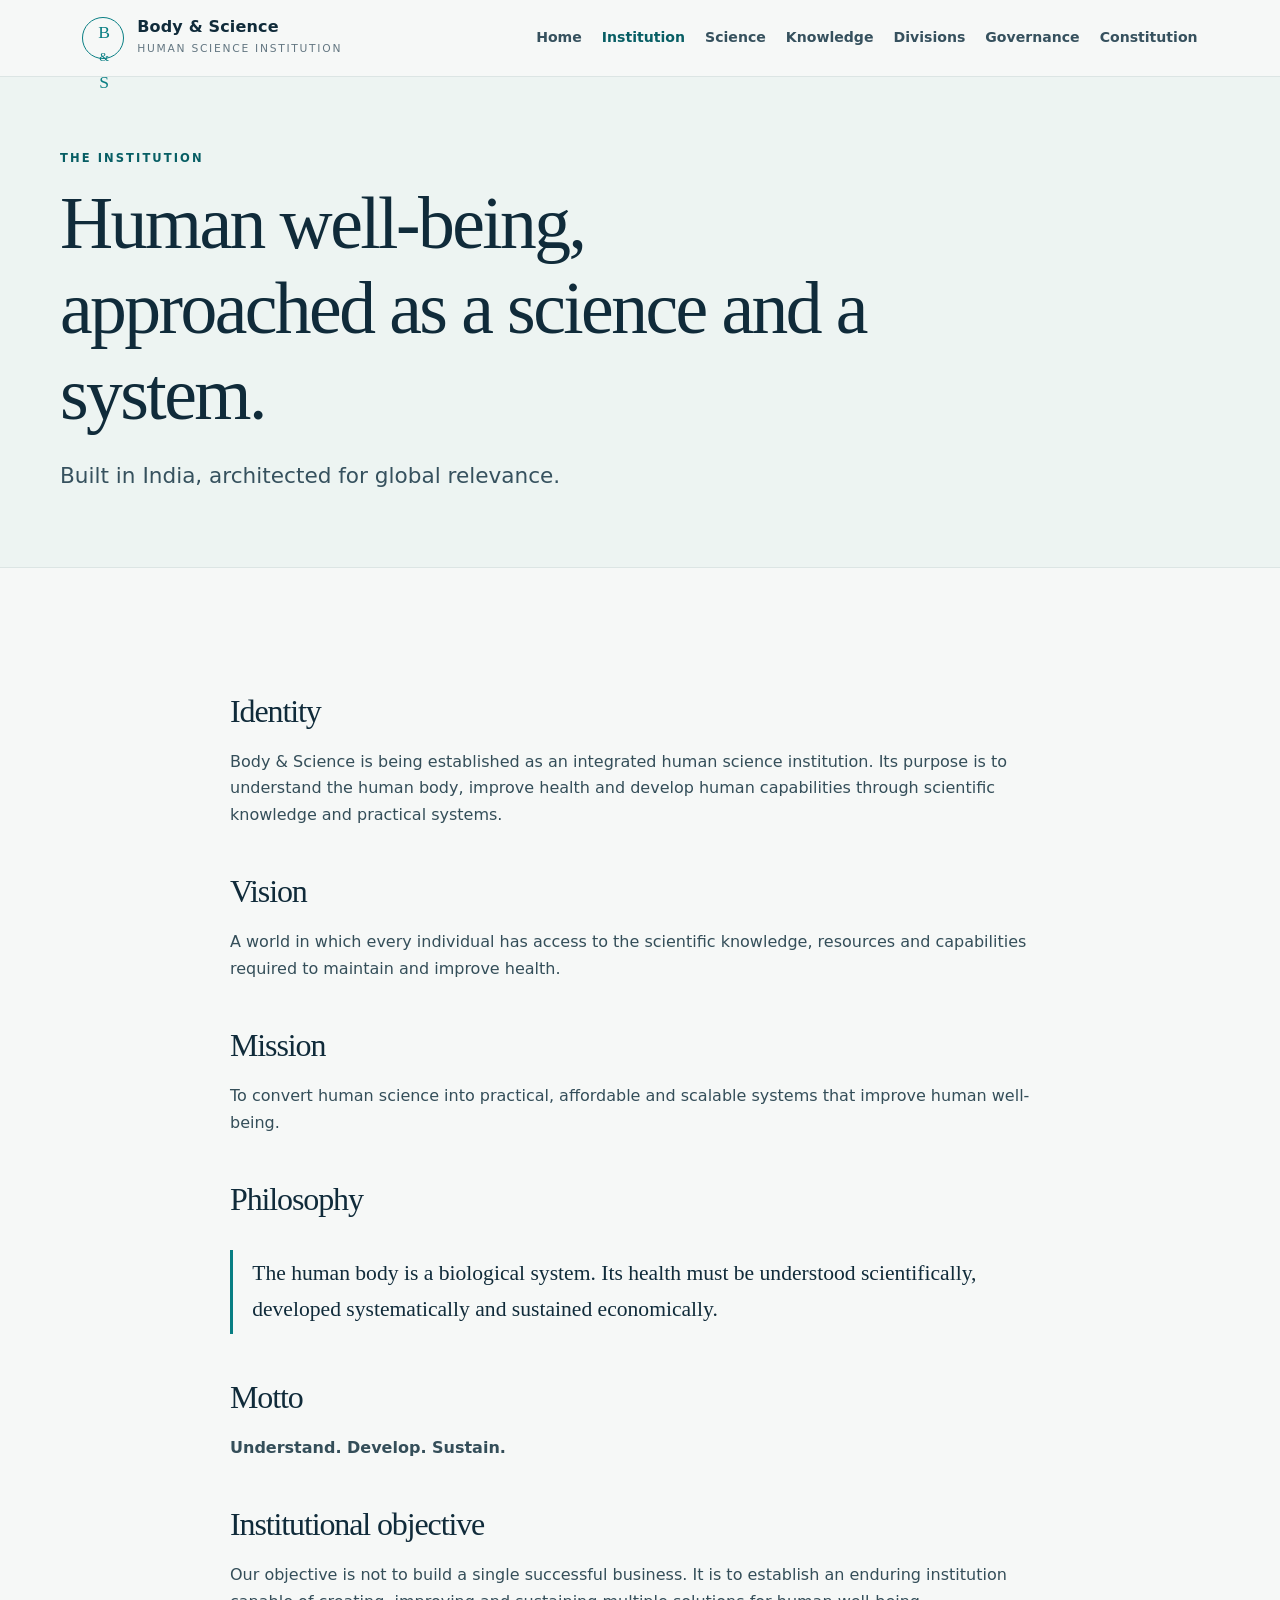
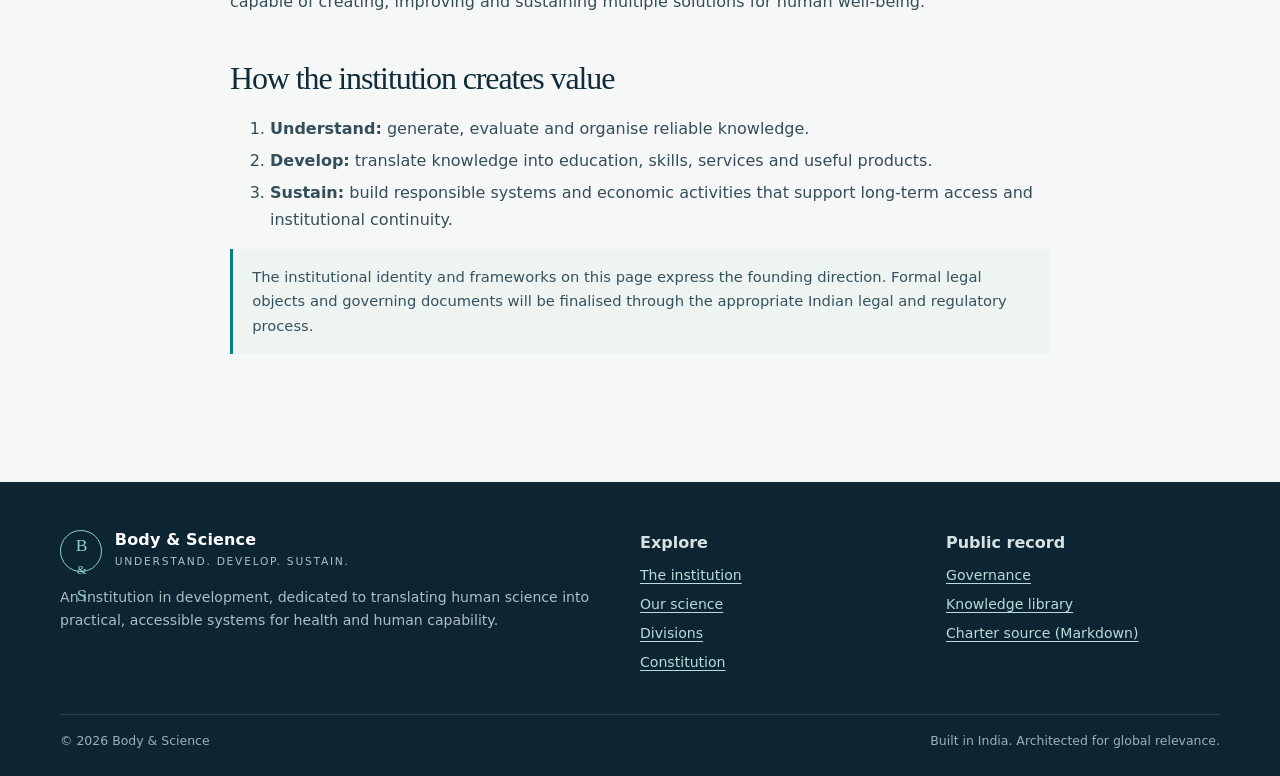
<file: institution.html>
<!doctype html>
<html lang="en">
<head>
  <meta charset="utf-8">
  <meta name="viewport" content="width=device-width, initial-scale=1">
  <meta name="description" content="The identity, purpose, vision, mission and philosophy of Body & Science.">
  <meta name="theme-color" content="#f6f8f7">
  <title>The Institution | Body &amp; Science</title>
  <link rel="icon" href="favicon.svg" type="image/svg+xml">
  <link rel="stylesheet" href="style.css">
</head>
<body>
<a class="skip-link" href="#main">Skip to content</a>
<header class="site-header">
  <div class="header-inner">
    <a class="brand" href="index.html" aria-label="Body and Science home">
      <span class="brand-mark" aria-hidden="true">B<span style="font-size:.72em">&amp;</span>S</span>
      <span><span class="brand-name">Body &amp; Science</span><span class="brand-sub">Human science institution</span></span>
    </a>
    <button class="menu-toggle" type="button" aria-expanded="false" aria-controls="primary-nav">Menu</button>
    <nav class="nav" id="primary-nav" aria-label="Primary navigation"><a href="index.html" >Home</a><a href="institution.html" aria-current="page">Institution</a><a href="science.html" >Science</a><a href="knowledge.html" >Knowledge</a><a href="divisions.html" >Divisions</a><a href="governance.html" >Governance</a><a href="constitution.html" >Constitution</a></nav>
  </div>
</header>
<main id="main">

<section class="page-hero"><div class="container"><div class="eyebrow">The institution</div><h1>Human well-being, approached as a science and a system.</h1><p class="lead">Built in India, architected for global relevance.</p></div></section>
<section class="section"><div class="container prose">
<h2>Identity</h2><p>Body &amp; Science is being established as an integrated human science institution. Its purpose is to understand the human body, improve health and develop human capabilities through scientific knowledge and practical systems.</p>
<h2>Vision</h2><p>A world in which every individual has access to the scientific knowledge, resources and capabilities required to maintain and improve health.</p>
<h2>Mission</h2><p>To convert human science into practical, affordable and scalable systems that improve human well-being.</p>
<h2>Philosophy</h2><blockquote>The human body is a biological system. Its health must be understood scientifically, developed systematically and sustained economically.</blockquote>
<h2>Motto</h2><p><strong>Understand. Develop. Sustain.</strong></p>
<h2>Institutional objective</h2><p>Our objective is not to build a single successful business. It is to establish an enduring institution capable of creating, improving and sustaining multiple solutions for human well-being.</p>
<h2>How the institution creates value</h2><ol><li><strong>Understand:</strong> generate, evaluate and organise reliable knowledge.</li><li><strong>Develop:</strong> translate knowledge into education, skills, services and useful products.</li><li><strong>Sustain:</strong> build responsible systems and economic activities that support long-term access and institutional continuity.</li></ol>
<div class="note">The institutional identity and frameworks on this page express the founding direction. Formal legal objects and governing documents will be finalised through the appropriate Indian legal and regulatory process.</div>
</div></section>

</main>
<footer class="site-footer">
  <div class="container">
    <div class="footer-grid">
      <div><div class="brand" style="color:white"><span class="brand-mark" style="border-color:#8bd0c9;color:#8bd0c9">B<span style="font-size:.72em">&amp;</span>S</span><span><span class="brand-name">Body &amp; Science</span><span class="brand-sub" style="color:#aebfc4">Understand. Develop. Sustain.</span></span></div>
      <p>An institution in development, dedicated to translating human science into practical, accessible systems for health and human capability.</p></div>
      <div><strong>Explore</strong><ul><li><a href="institution.html">The institution</a></li><li><a href="science.html">Our science</a></li><li><a href="divisions.html">Divisions</a></li><li><a href="constitution.html">Constitution</a></li></ul></div>
      <div><strong>Public record</strong><ul><li><a href="governance.html">Governance</a></li><li><a href="knowledge.html">Knowledge library</a></li><li><a href="body-and-science-constitutional-charter.md">Charter source (Markdown)</a></li></ul></div>
    </div>
    <div class="footer-bottom"><span>© <span id="year"></span> Body &amp; Science</span><span>Built in India. Architected for global relevance.</span></div>
  </div>
</footer>
<script src="main.js" defer></script>
</body>
</html>
</file>
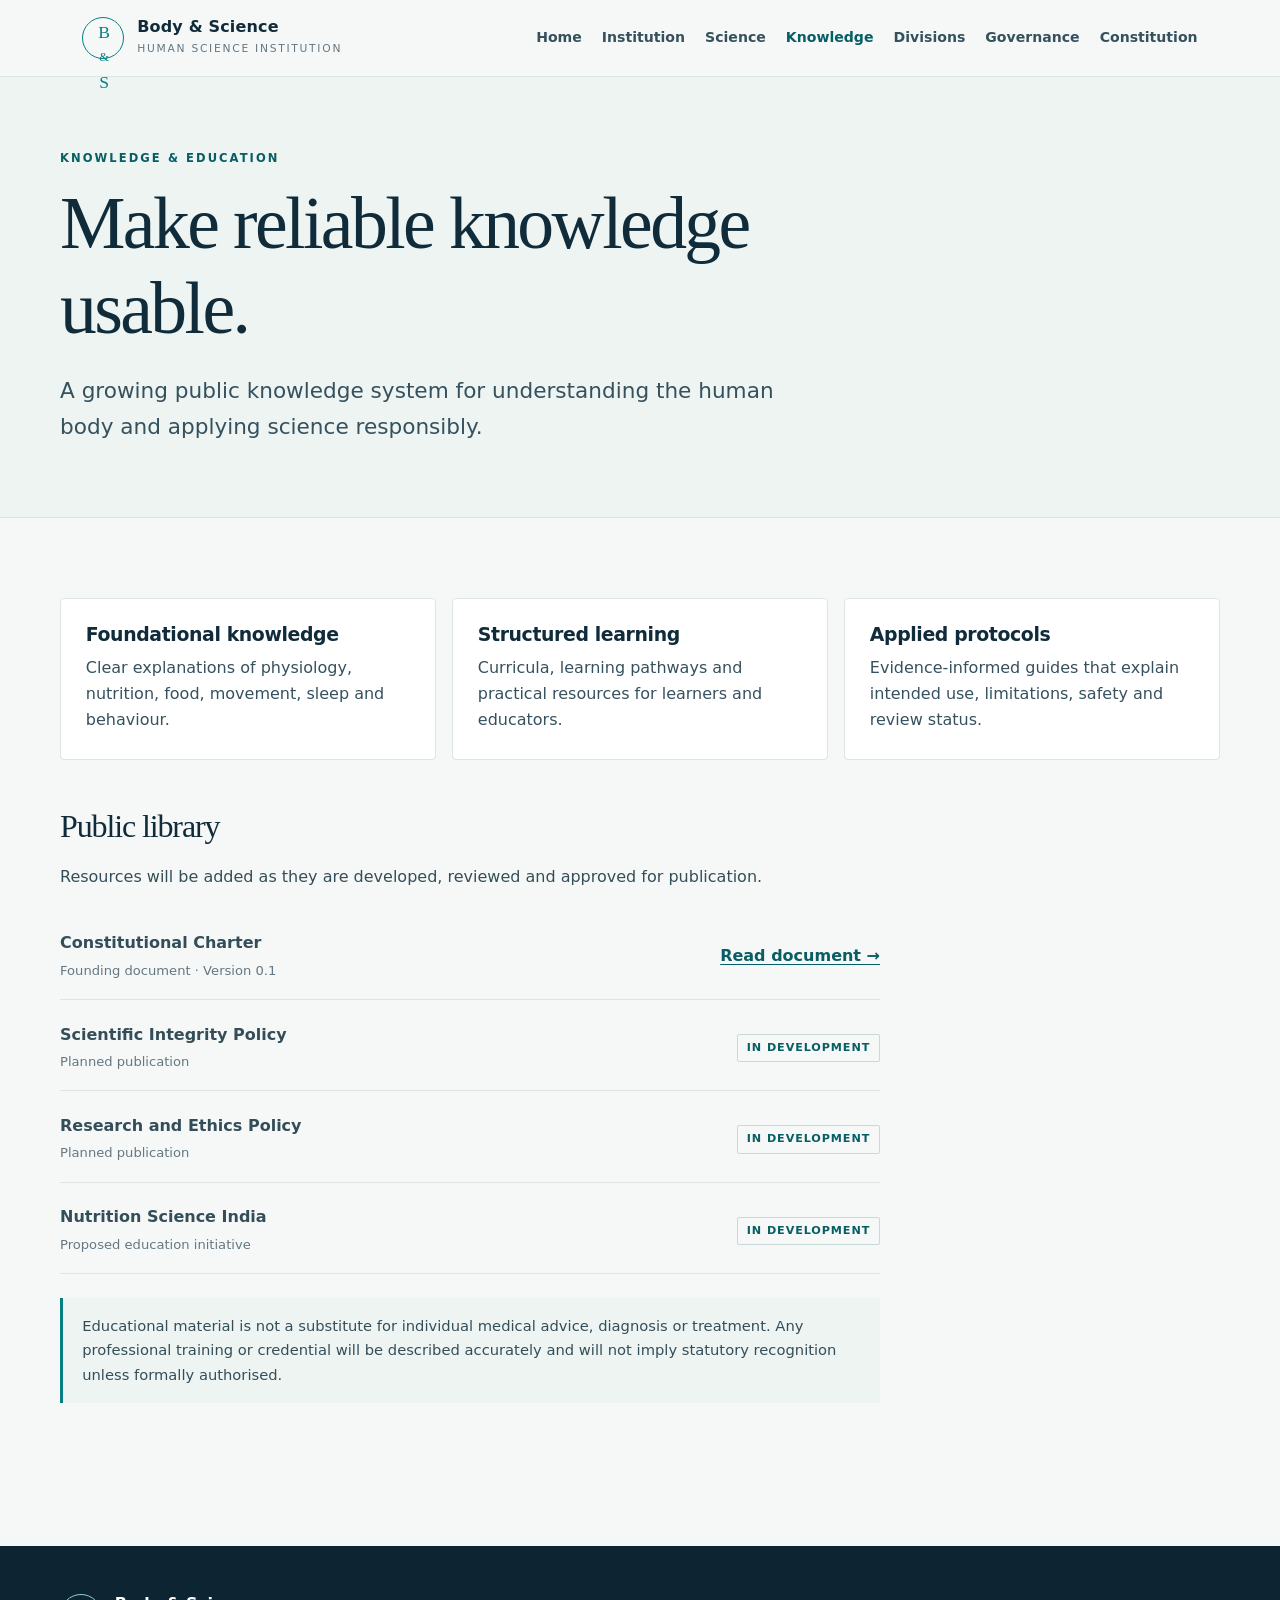
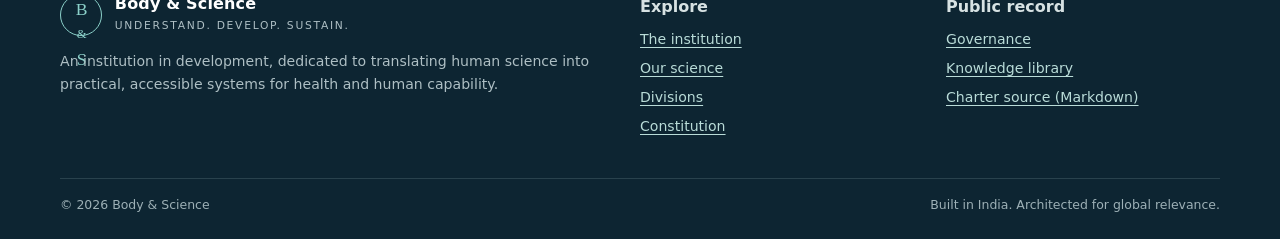
<file: knowledge.html>
<!doctype html>
<html lang="en">
<head>
  <meta charset="utf-8">
  <meta name="viewport" content="width=device-width, initial-scale=1">
  <meta name="description" content="Public knowledge and education resources from Body & Science.">
  <meta name="theme-color" content="#f6f8f7">
  <title>Knowledge | Body &amp; Science</title>
  <link rel="icon" href="favicon.svg" type="image/svg+xml">
  <link rel="stylesheet" href="style.css">
</head>
<body>
<a class="skip-link" href="#main">Skip to content</a>
<header class="site-header">
  <div class="header-inner">
    <a class="brand" href="index.html" aria-label="Body and Science home">
      <span class="brand-mark" aria-hidden="true">B<span style="font-size:.72em">&amp;</span>S</span>
      <span><span class="brand-name">Body &amp; Science</span><span class="brand-sub">Human science institution</span></span>
    </a>
    <button class="menu-toggle" type="button" aria-expanded="false" aria-controls="primary-nav">Menu</button>
    <nav class="nav" id="primary-nav" aria-label="Primary navigation"><a href="index.html" >Home</a><a href="institution.html" >Institution</a><a href="science.html" >Science</a><a href="knowledge.html" aria-current="page">Knowledge</a><a href="divisions.html" >Divisions</a><a href="governance.html" >Governance</a><a href="constitution.html" >Constitution</a></nav>
  </div>
</header>
<main id="main">

<section class="page-hero"><div class="container"><div class="eyebrow">Knowledge &amp; education</div><h1>Make reliable knowledge usable.</h1><p class="lead">A growing public knowledge system for understanding the human body and applying science responsibly.</p></div></section>
<section class="section"><div class="container">
<div class="grid">
<article class="panel"><h3>Foundational knowledge</h3><p>Clear explanations of physiology, nutrition, food, movement, sleep and behaviour.</p></article>
<article class="panel"><h3>Structured learning</h3><p>Curricula, learning pathways and practical resources for learners and educators.</p></article>
<article class="panel"><h3>Applied protocols</h3><p>Evidence-informed guides that explain intended use, limitations, safety and review status.</p></article>
</div>
<div class="prose" style="margin-top:3rem"><h2>Public library</h2><p>Resources will be added as they are developed, reviewed and approved for publication.</p><ul class="document-list"><li><span><strong>Constitutional Charter</strong><br><span class="meta">Founding document · Version 0.1</span></span><a href="constitution.html">Read document →</a></li><li><span><strong>Scientific Integrity Policy</strong><br><span class="meta">Planned publication</span></span><span class="status">In development</span></li><li><span><strong>Research and Ethics Policy</strong><br><span class="meta">Planned publication</span></span><span class="status">In development</span></li><li><span><strong>Nutrition Science India</strong><br><span class="meta">Proposed education initiative</span></span><span class="status">In development</span></li></ul>
<p class="note">Educational material is not a substitute for individual medical advice, diagnosis or treatment. Any professional training or credential will be described accurately and will not imply statutory recognition unless formally authorised.</p></div>
</div></section>

</main>
<footer class="site-footer">
  <div class="container">
    <div class="footer-grid">
      <div><div class="brand" style="color:white"><span class="brand-mark" style="border-color:#8bd0c9;color:#8bd0c9">B<span style="font-size:.72em">&amp;</span>S</span><span><span class="brand-name">Body &amp; Science</span><span class="brand-sub" style="color:#aebfc4">Understand. Develop. Sustain.</span></span></div>
      <p>An institution in development, dedicated to translating human science into practical, accessible systems for health and human capability.</p></div>
      <div><strong>Explore</strong><ul><li><a href="institution.html">The institution</a></li><li><a href="science.html">Our science</a></li><li><a href="divisions.html">Divisions</a></li><li><a href="constitution.html">Constitution</a></li></ul></div>
      <div><strong>Public record</strong><ul><li><a href="governance.html">Governance</a></li><li><a href="knowledge.html">Knowledge library</a></li><li><a href="body-and-science-constitutional-charter.md">Charter source (Markdown)</a></li></ul></div>
    </div>
    <div class="footer-bottom"><span>© <span id="year"></span> Body &amp; Science</span><span>Built in India. Architected for global relevance.</span></div>
  </div>
</footer>
<script src="main.js" defer></script>
</body>
</html>
</file>
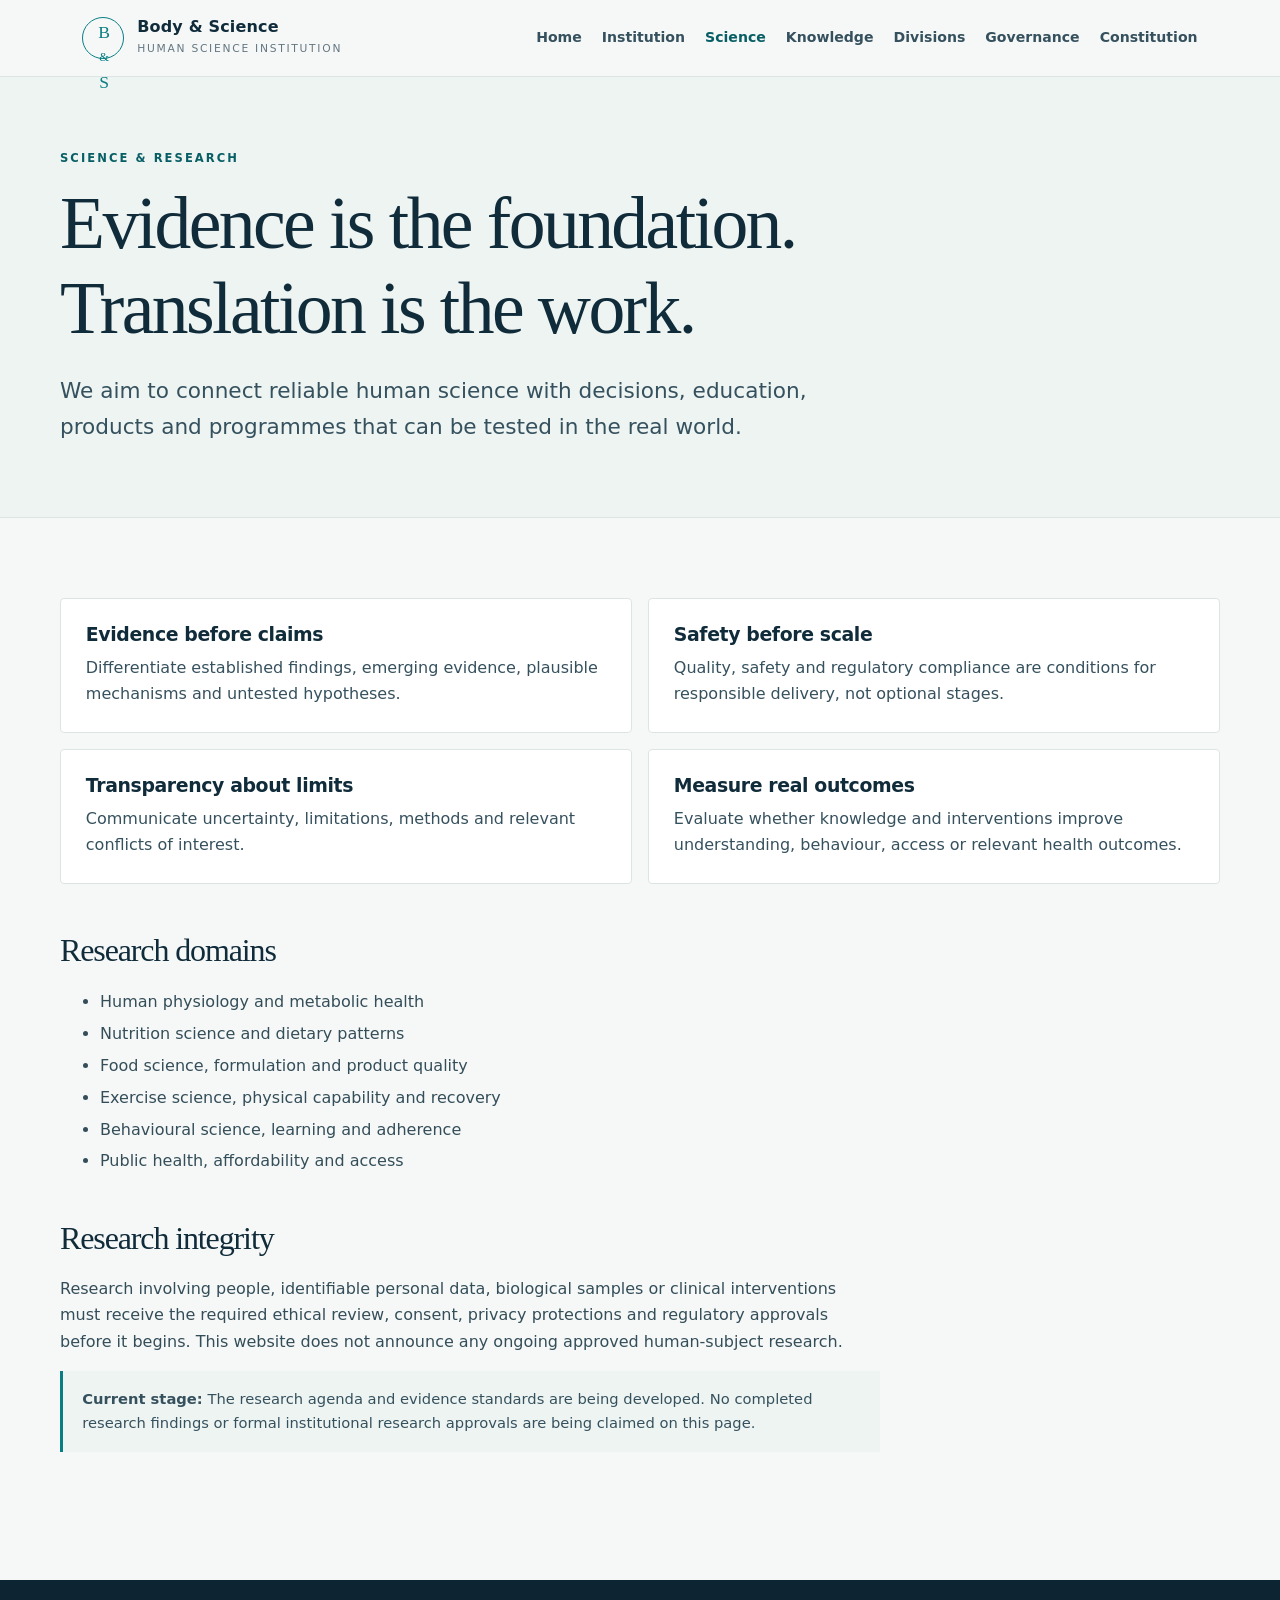
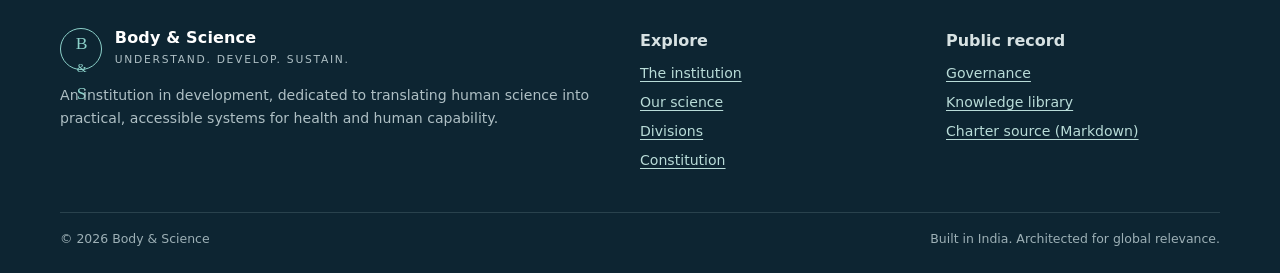
<file: science.html>
<!doctype html>
<html lang="en">
<head>
  <meta charset="utf-8">
  <meta name="viewport" content="width=device-width, initial-scale=1">
  <meta name="description" content="Scientific principles, evidence standards and research agenda of Body & Science.">
  <meta name="theme-color" content="#f6f8f7">
  <title>Our Science | Body &amp; Science</title>
  <link rel="icon" href="favicon.svg" type="image/svg+xml">
  <link rel="stylesheet" href="style.css">
</head>
<body>
<a class="skip-link" href="#main">Skip to content</a>
<header class="site-header">
  <div class="header-inner">
    <a class="brand" href="index.html" aria-label="Body and Science home">
      <span class="brand-mark" aria-hidden="true">B<span style="font-size:.72em">&amp;</span>S</span>
      <span><span class="brand-name">Body &amp; Science</span><span class="brand-sub">Human science institution</span></span>
    </a>
    <button class="menu-toggle" type="button" aria-expanded="false" aria-controls="primary-nav">Menu</button>
    <nav class="nav" id="primary-nav" aria-label="Primary navigation"><a href="index.html" >Home</a><a href="institution.html" >Institution</a><a href="science.html" aria-current="page">Science</a><a href="knowledge.html" >Knowledge</a><a href="divisions.html" >Divisions</a><a href="governance.html" >Governance</a><a href="constitution.html" >Constitution</a></nav>
  </div>
</header>
<main id="main">

<section class="page-hero"><div class="container"><div class="eyebrow">Science &amp; research</div><h1>Evidence is the foundation. Translation is the work.</h1><p class="lead">We aim to connect reliable human science with decisions, education, products and programmes that can be tested in the real world.</p></div></section>
<section class="section"><div class="container">
<div class="grid two">
<article class="panel"><h3>Evidence before claims</h3><p>Differentiate established findings, emerging evidence, plausible mechanisms and untested hypotheses.</p></article>
<article class="panel"><h3>Safety before scale</h3><p>Quality, safety and regulatory compliance are conditions for responsible delivery, not optional stages.</p></article>
<article class="panel"><h3>Transparency about limits</h3><p>Communicate uncertainty, limitations, methods and relevant conflicts of interest.</p></article>
<article class="panel"><h3>Measure real outcomes</h3><p>Evaluate whether knowledge and interventions improve understanding, behaviour, access or relevant health outcomes.</p></article>
</div>
<div class="prose" style="margin-top:3rem"><h2>Research domains</h2><ul><li>Human physiology and metabolic health</li><li>Nutrition science and dietary patterns</li><li>Food science, formulation and product quality</li><li>Exercise science, physical capability and recovery</li><li>Behavioural science, learning and adherence</li><li>Public health, affordability and access</li></ul>
<h2>Research integrity</h2><p>Research involving people, identifiable personal data, biological samples or clinical interventions must receive the required ethical review, consent, privacy protections and regulatory approvals before it begins. This website does not announce any ongoing approved human-subject research.</p>
<div class="note"><strong>Current stage:</strong> The research agenda and evidence standards are being developed. No completed research findings or formal institutional research approvals are being claimed on this page.</div></div>
</div></section>

</main>
<footer class="site-footer">
  <div class="container">
    <div class="footer-grid">
      <div><div class="brand" style="color:white"><span class="brand-mark" style="border-color:#8bd0c9;color:#8bd0c9">B<span style="font-size:.72em">&amp;</span>S</span><span><span class="brand-name">Body &amp; Science</span><span class="brand-sub" style="color:#aebfc4">Understand. Develop. Sustain.</span></span></div>
      <p>An institution in development, dedicated to translating human science into practical, accessible systems for health and human capability.</p></div>
      <div><strong>Explore</strong><ul><li><a href="institution.html">The institution</a></li><li><a href="science.html">Our science</a></li><li><a href="divisions.html">Divisions</a></li><li><a href="constitution.html">Constitution</a></li></ul></div>
      <div><strong>Public record</strong><ul><li><a href="governance.html">Governance</a></li><li><a href="knowledge.html">Knowledge library</a></li><li><a href="body-and-science-constitutional-charter.md">Charter source (Markdown)</a></li></ul></div>
    </div>
    <div class="footer-bottom"><span>© <span id="year"></span> Body &amp; Science</span><span>Built in India. Architected for global relevance.</span></div>
  </div>
</footer>
<script src="main.js" defer></script>
</body>
</html>
</file>
<file: style.css>
:root {
  --ink: #102b3a;
  --ink-soft: #36515e;
  --muted: #647782;
  --paper: #f6f8f7;
  --white: #ffffff;
  --line: #dce5e4;
  --teal: #087e83;
  --teal-dark: #075e64;
  --pale: #e7f2f0;
  --gold: #b38a42;
  --max: 1160px;
  --serif: Georgia, "Times New Roman", serif;
  --sans: Inter, ui-sans-serif, system-ui, -apple-system, BlinkMacSystemFont, "Segoe UI", sans-serif;
}
* { box-sizing: border-box; }
html { scroll-behavior: smooth; }
body {
  margin: 0; background: var(--paper); color: var(--ink);
  font-family: var(--sans); line-height: 1.65; -webkit-font-smoothing: antialiased;
}
a { color: var(--teal-dark); text-decoration-thickness: 1px; text-underline-offset: 3px; }
a:hover { color: var(--ink); }
.skip-link { position:absolute; left:-9999px; top:auto; }
.skip-link:focus { left:1rem; top:1rem; z-index:1000; background:white; padding:.75rem 1rem; }
.site-header {
  position: sticky; top: 0; z-index: 50; background: rgba(246,248,247,.96);
  border-bottom: 1px solid var(--line); backdrop-filter: blur(12px);
}
.header-inner {
  max-width: var(--max); margin:auto; padding: 0 1.4rem; min-height: 76px;
  display:flex; align-items:center; justify-content:space-between; gap:2rem;
}
.brand { display:flex; align-items:center; gap:.8rem; color:var(--ink); text-decoration:none; }
.brand-mark {
  width:42px; height:42px; border:1px solid var(--teal); border-radius:50%;
  display:grid; place-items:center; color:var(--teal); font-family:var(--serif);
  font-size:1.1rem; letter-spacing:-.08em;
}
.brand-name { display:block; font-weight:750; letter-spacing:.01em; line-height:1.15; }
.brand-sub { display:block; color:var(--muted); font-size:.67rem; letter-spacing:.16em; text-transform:uppercase; margin-top:.22rem; }
.nav { display:flex; align-items:center; gap:1.25rem; }
.nav a { color:var(--ink-soft); text-decoration:none; font-size:.88rem; font-weight:600; }
.nav a[aria-current="page"], .nav a:hover { color:var(--teal-dark); }
.menu-toggle { display:none; border:1px solid var(--line); background:white; color:var(--ink); padding:.55rem .8rem; border-radius:5px; font:inherit; }
.container { width:min(var(--max), calc(100% - 2.8rem)); margin-inline:auto; }
.eyebrow { color:var(--teal-dark); font-size:.72rem; font-weight:800; letter-spacing:.18em; text-transform:uppercase; }
.hero {
  padding: clamp(4.5rem, 9vw, 8rem) 0 5rem;
  background: linear-gradient(120deg, #edf4f2 0%, #f7f9f7 58%, #e7f0ef 100%);
  border-bottom:1px solid var(--line); position:relative; overflow:hidden;
}
.hero:after {
  content:""; position:absolute; width:520px; height:520px; border:1px solid rgba(8,126,131,.13);
  border-radius:50%; right:-180px; top:-210px; box-shadow:0 0 0 44px rgba(8,126,131,.035),0 0 0 90px rgba(8,126,131,.025);
}
.hero-content { position:relative; z-index:1; max-width:820px; }
h1,h2,h3 { line-height:1.16; letter-spacing:-.035em; }
h1 { font-family:var(--serif); font-size:clamp(3rem,7vw,5.7rem); font-weight:500; margin:.8rem 0 1.25rem; }
h2 { font-family:var(--serif); font-size:clamp(2rem,4vw,3.2rem); font-weight:500; margin:0 0 1.2rem; }
h3 { font-size:1.18rem; margin:0 0 .55rem; letter-spacing:-.02em; }
.lead { max-width:700px; font-size:clamp(1.08rem,2vw,1.35rem); color:var(--ink-soft); }
.hero-actions { display:flex; flex-wrap:wrap; gap:.8rem; margin-top:2rem; }
.button {
  display:inline-flex; align-items:center; justify-content:center; min-height:46px; padding:.72rem 1.1rem;
  background:var(--teal-dark); color:white; text-decoration:none; font-size:.9rem; font-weight:700;
  border:1px solid var(--teal-dark); border-radius:3px;
}
.button:hover { background:var(--ink); color:white; border-color:var(--ink); }
.button.secondary { background:transparent; color:var(--ink); border-color:#a9bcbb; }
.button.secondary:hover { background:white; }
.section { padding:5rem 0; }
.section.compact { padding:3.4rem 0; }
.section-head { max-width:760px; margin-bottom:2.2rem; }
.section-head p { color:var(--muted); font-size:1.04rem; }
.grid { display:grid; grid-template-columns:repeat(3,1fr); gap:1rem; }
.grid.two { grid-template-columns:repeat(2,1fr); }
.panel {
  background:var(--white); border:1px solid var(--line); padding:1.55rem; border-radius:4px;
}
.panel p { color:var(--ink-soft); margin:.4rem 0 0; }
.panel .number { color:var(--teal); font-family:var(--serif); font-size:2rem; margin-bottom:.7rem; }
.statement {
  background:var(--ink); color:white; padding:clamp(2.5rem,6vw,5rem);
  border-radius:4px;
}
.statement p { color:#d5e2e3; max-width:820px; font-size:1.22rem; }
.statement .eyebrow { color:#8bd0c9; }
.statement h2 { max-width:850px; }
.pillars { display:grid; grid-template-columns:repeat(5,1fr); border-top:1px solid var(--line); border-bottom:1px solid var(--line); }
.pillar { padding:1.35rem 1rem 1.35rem 0; }
.pillar strong { display:block; font-size:.95rem; }
.pillar span { color:var(--muted); font-size:.84rem; }
.page-hero { padding:4.5rem 0 3.2rem; background:#edf4f2; border-bottom:1px solid var(--line); }
.page-hero h1 { font-size:clamp(2.7rem,6vw,4.6rem); max-width:850px; }
.page-hero .lead { max-width:760px; }
.prose { max-width:820px; }
.prose h2 { font-size:2rem; margin-top:2.8rem; }
.prose h3 { margin-top:1.8rem; }
.prose p,.prose li { color:#344e59; }
.prose li { margin:.35rem 0; }
.prose blockquote { border-left:3px solid var(--teal); margin:2rem 0; padding:.4rem 0 .4rem 1.2rem; color:var(--ink); font-family:var(--serif); font-size:1.35rem; }
.note { padding:1rem 1.2rem; background:#edf4f2; border-left:3px solid var(--teal); color:var(--ink-soft); font-size:.92rem; }
.status { display:inline-block; border:1px solid #c8d9d7; color:var(--teal-dark); padding:.25rem .55rem; font-size:.7rem; font-weight:800; letter-spacing:.08em; text-transform:uppercase; border-radius:2px; }
.meta { color:var(--muted); font-size:.82rem; }
.document-list { list-style:none; padding:0; margin:1.5rem 0; }
.document-list li { display:flex; justify-content:space-between; align-items:center; gap:1rem; padding:1rem 0; border-bottom:1px solid var(--line); }
.document-list li a { font-weight:700; }
.site-footer { background:#0d2532; color:#d7e2e3; padding:3rem 0 1.5rem; margin-top:3rem; }
.footer-grid { display:grid; grid-template-columns:2fr 1fr 1fr; gap:2rem; }
.site-footer a { color:#b9dcd8; }
.site-footer p,.site-footer li { color:#aebfc4; font-size:.88rem; }
.site-footer ul { list-style:none; padding:0; margin:.5rem 0; }
.site-footer li { margin:.35rem 0; }
.footer-bottom { border-top:1px solid #29424d; margin-top:2rem; padding-top:1rem; display:flex; justify-content:space-between; gap:1rem; color:#9db0b6; font-size:.78rem; }
hr { border:0; border-top:1px solid var(--line); margin:2rem 0; }
.small-caps { text-transform:uppercase; letter-spacing:.13em; font-size:.72rem; font-weight:800; color:var(--muted); }
@media (max-width:850px) {
  .nav { display:none; position:absolute; top:76px; left:0; right:0; background:var(--paper); border-bottom:1px solid var(--line); padding:1rem 1.4rem 1.4rem; flex-direction:column; align-items:flex-start; gap:.9rem; }
  .nav.open { display:flex; }
  .menu-toggle { display:block; }
  .grid { grid-template-columns:repeat(2,1fr); }
  .pillars { grid-template-columns:repeat(2,1fr); }
  .pillar { border-bottom:1px solid var(--line); }
}
@media (max-width:560px) {
  .container { width:min(var(--max), calc(100% - 2rem)); }
  .header-inner { padding:0 1rem; }
  .grid,.grid.two,.footer-grid { grid-template-columns:1fr; }
  .hero { padding:4rem 0 3.5rem; }
  .section { padding:3.5rem 0; }
  .page-hero { padding:3.5rem 0 2.5rem; }
  .document-list li { align-items:flex-start; flex-direction:column; gap:.3rem; }
  .footer-bottom { flex-direction:column; }
}
@media print {
  .site-header,.site-footer,.hero-actions,.menu-toggle { display:none !important; }
  body { background:white; color:black; }
  .page-hero,.hero { background:white; }
  a { color:black; }
}
</file>
